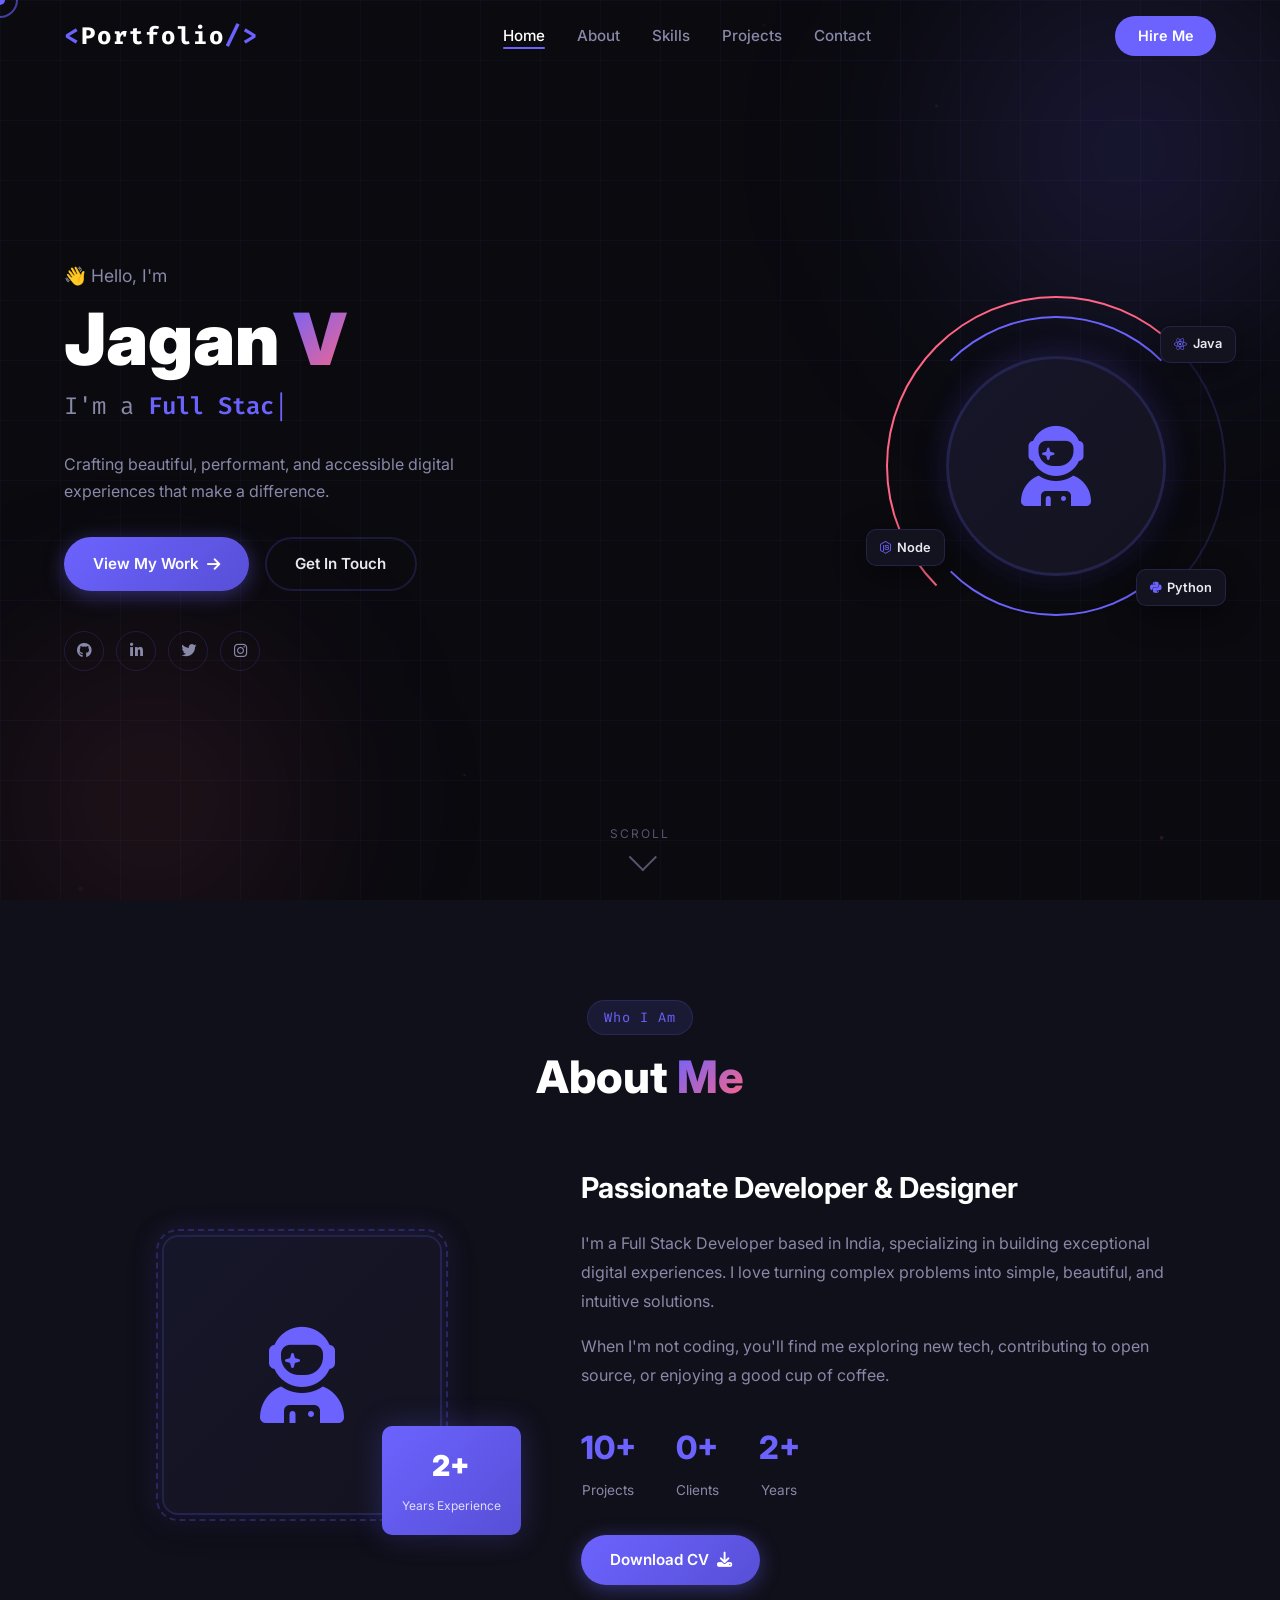
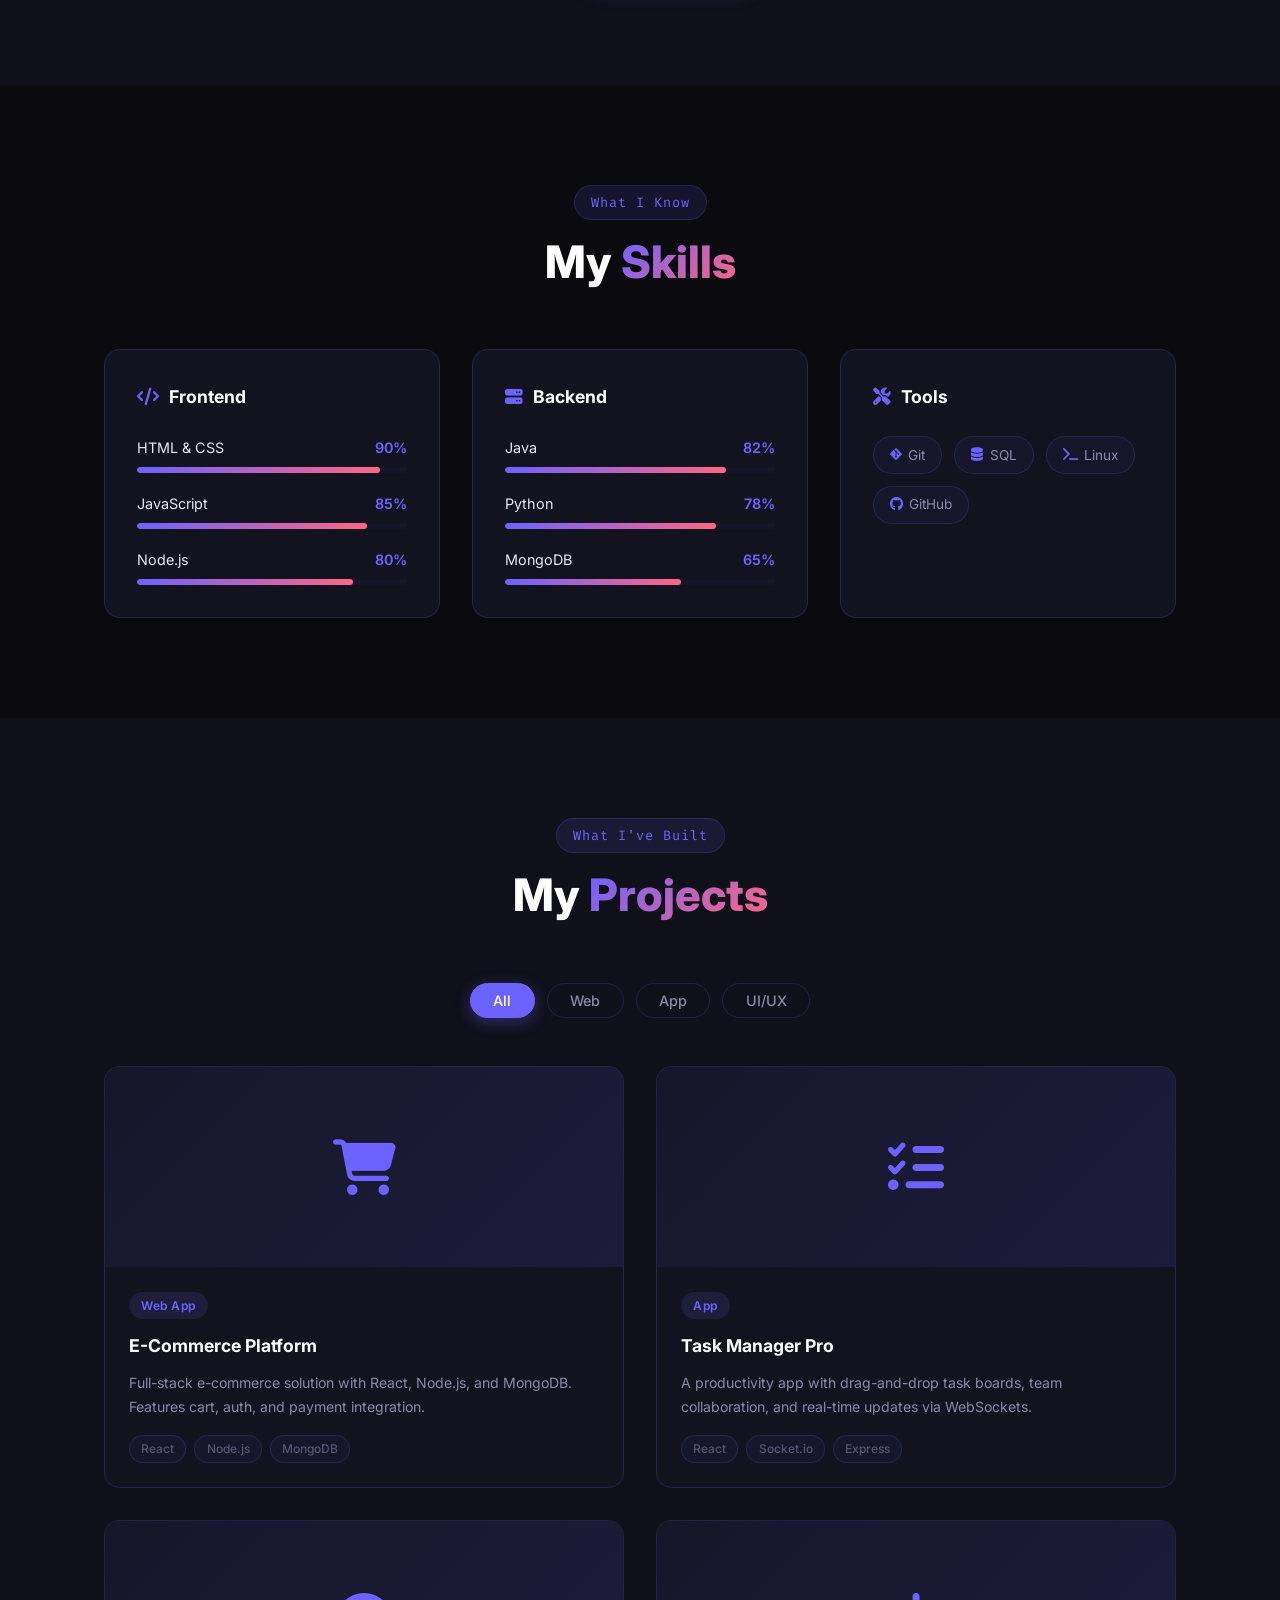
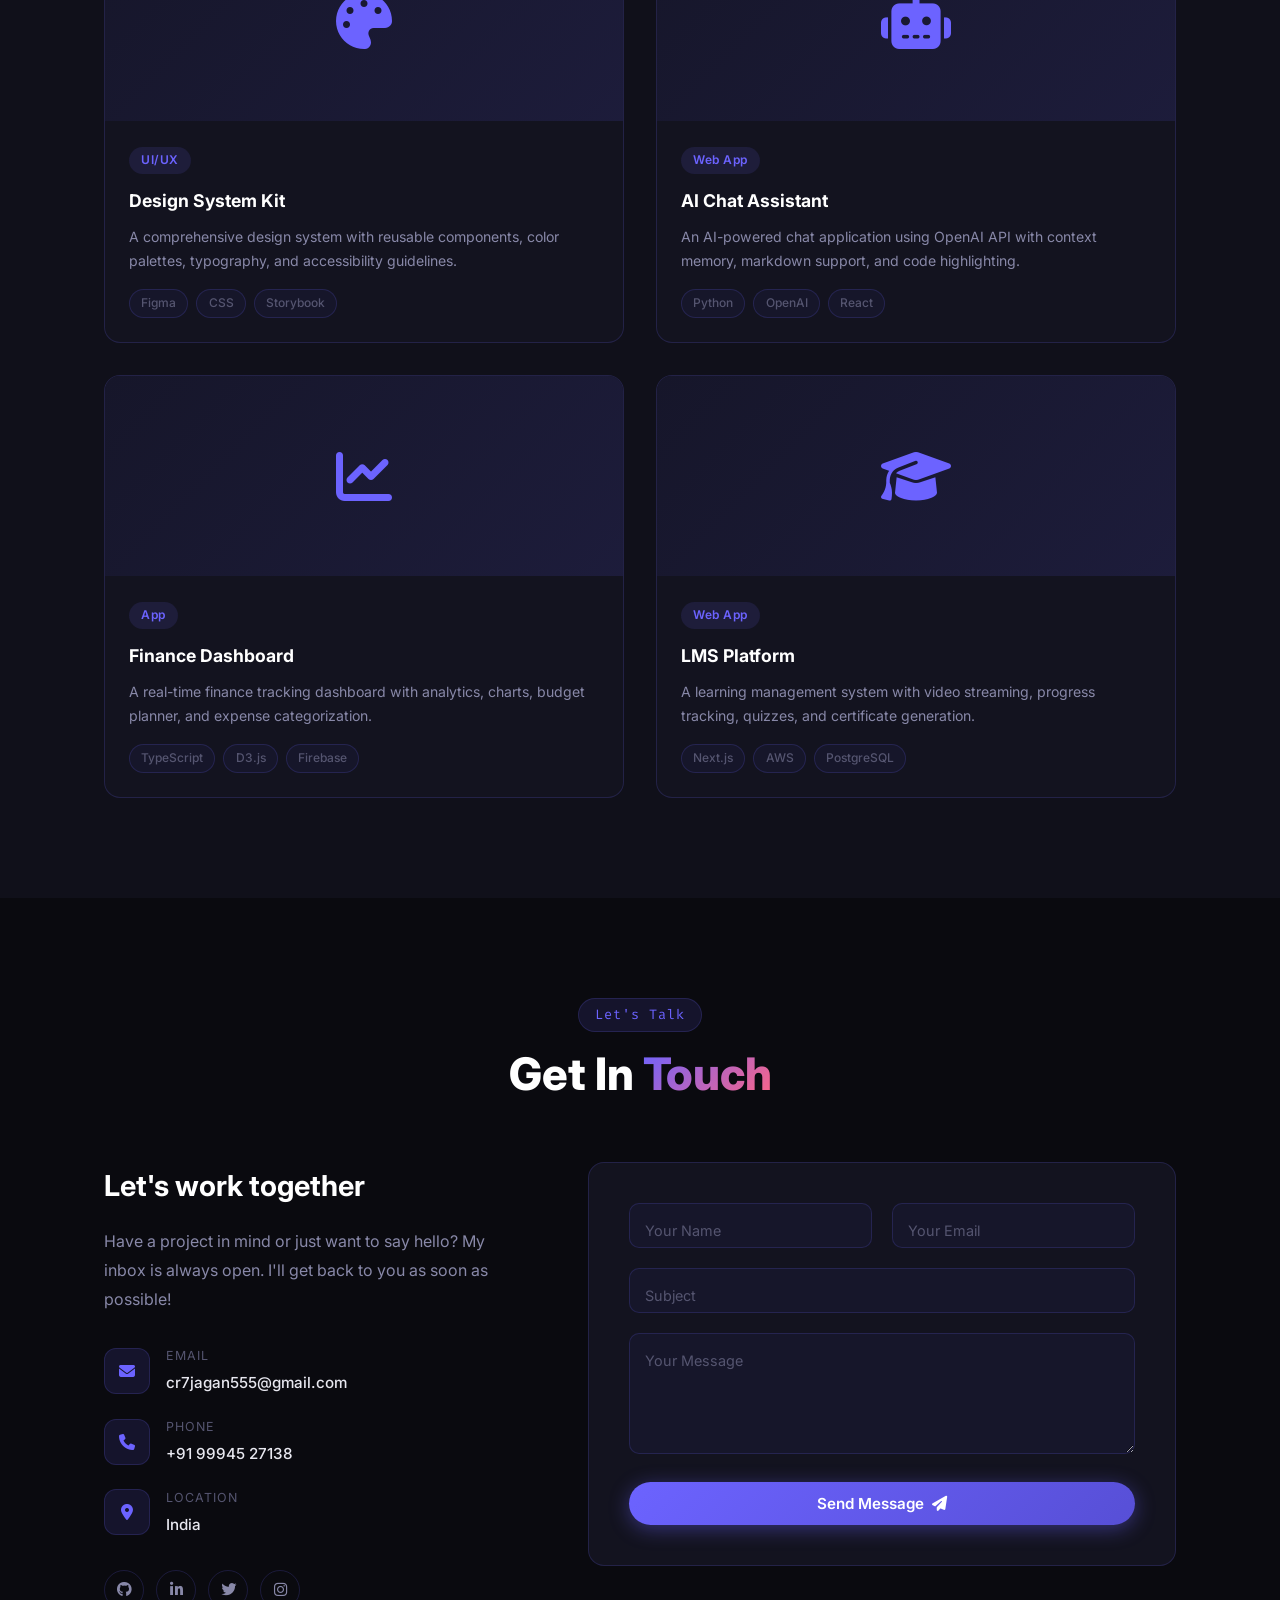
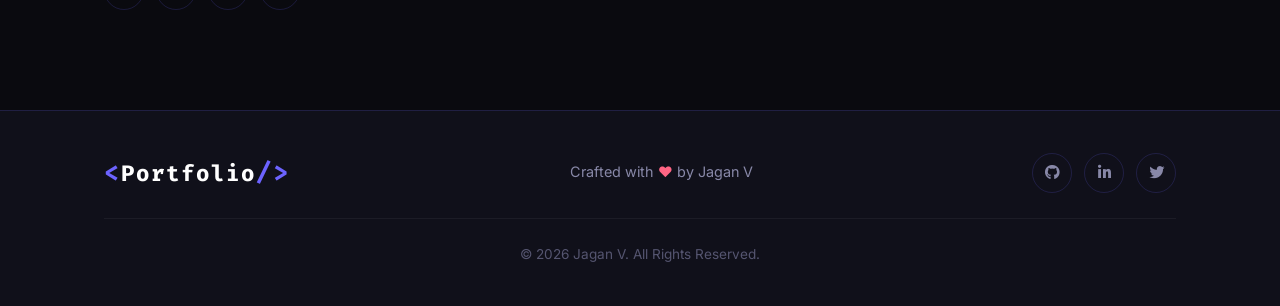
<file: Portfolio/index.html>
<!DOCTYPE html>
<html lang="en">
<head>
  <meta charset="UTF-8" />
  <meta name="viewport" content="width=device-width, initial-scale=1.0" />
  <title>Jagan | Portfolio</title>
  <link rel="stylesheet" href="style.css" />
  <link href="https://fonts.googleapis.com/css2?family=Inter:wght@300;400;500;600;700;800;900&family=Fira+Code:wght@400;500&display=swap" rel="stylesheet" />
  <link rel="stylesheet" href="https://cdnjs.cloudflare.com/ajax/libs/font-awesome/6.5.0/css/all.min.css" />
</head>
<body>

  <!-- Loader -->
  <div id="loader">
    <div class="loader-inner">
      <span class="loader-dot"></span>
      <span class="loader-dot"></span>
      <span class="loader-dot"></span>
    </div>
  </div>

  <!-- Cursor -->
  <div class="cursor"></div>
  <div class="cursor-follower"></div>

  <!-- Navbar -->
  <nav id="navbar">
    <div class="nav-logo">
      <span class="logo-bracket">&lt;</span>Portfolio<span class="logo-bracket">/&gt;</span>
    </div>
    <ul class="nav-links">
      <li><a href="#home" class="nav-link">Home</a></li>
      <li><a href="#about" class="nav-link">About</a></li>
      <li><a href="#skills" class="nav-link">Skills</a></li>
      <li><a href="#projects" class="nav-link">Projects</a></li>
      <li><a href="#contact" class="nav-link">Contact</a></li>
    </ul>
    <a href="#contact" class="nav-cta">Hire Me</a>
    <div class="hamburger" id="hamburger">
      <span></span><span></span><span></span>
    </div>
  </nav>

  <!-- Mobile Menu -->
  <div class="mobile-menu" id="mobileMenu">
    <ul>
      <li><a href="#home" class="mob-link">Home</a></li>
      <li><a href="#about" class="mob-link">About</a></li>
      <li><a href="#skills" class="mob-link">Skills</a></li>
      <li><a href="#projects" class="mob-link">Projects</a></li>
      <li><a href="#contact" class="mob-link">Contact</a></li>
    </ul>
  </div>

  <!-- Hero Section -->
  <section id="home" class="hero">
    <div class="hero-bg">
      <div class="hero-grid"></div>
      <div class="hero-blob blob-1"></div>
      <div class="hero-blob blob-2"></div>
    </div>
    <div class="hero-content">
      <p class="hero-greeting reveal-up">👋 Hello, I'm</p>
      <h1 class="hero-name reveal-up">Jagan <span class="highlight">V</span></h1>
      <h2 class="hero-role reveal-up">
        I'm a <span class="typed-text" id="typedText"></span><span class="cursor-blink">|</span>
      </h2>
      <p class="hero-desc reveal-up">
        Crafting beautiful, performant, and accessible digital experiences that make a difference.
      </p>
      <div class="hero-btns reveal-up">
        <a href="#projects" class="btn btn-primary">View My Work <i class="fas fa-arrow-right"></i></a>
        <a href="#contact" class="btn btn-outline">Get In Touch</a>
      </div>
      <div class="hero-socials reveal-up">
        <a href="https://github.com/jagan-v-ZSTCH1434" target="_blank" class="social-icon" aria-label="GitHub"><i class="fab fa-github"></i></a>
        <a href="https://www.linkedin.com/in/jagan-v-b8b331356/" target="_blank" class="social-icon" aria-label="LinkedIn"><i class="fab fa-linkedin-in"></i></a>
        <a href="#" target="_blank" class="social-icon" aria-label="Twitter"><i class="fab fa-twitter"></i></a>
        <a href="https://www.instagram.com/liebe_11_5/" target="_blank" class="social-icon" aria-label="Instagram"><i class="fab fa-instagram"></i></a>
      </div>
    </div>
    <div class="hero-visual reveal-right">
      <div class="avatar-wrap">
        <div class="avatar-ring ring-1"></div>
        <div class="avatar-ring ring-2"></div>
        <div class="avatar-img">
          <i class="fas fa-user-astronaut"></i>
        </div>
        <div class="floating-badge badge-1"><i class="fab fa-react"></i> Java</div>
        <div class="floating-badge badge-2"><i class="fab fa-node-js"></i> Node</div>
        <div class="floating-badge badge-3"><i class="fab fa-python"></i> Python</div>
      </div>
    </div>
    <a href="#about" class="scroll-down">
      <span>Scroll</span>
      <div class="scroll-arrow"></div>
    </a>
  </section>

  <!-- About Section -->
  <section id="about" class="section about">
    <div class="container">
      <div class="section-header">
        <span class="section-tag">Who I Am</span>
        <h2 class="section-title">About <span class="highlight">Me</span></h2>
      </div>
      <div class="about-grid">
        <div class="about-card reveal-left">
          <div class="about-img-wrap">
            <div class="about-img-frame">
              <i class="fas fa-user-astronaut about-icon"></i>
            </div>
            <div class="about-exp">
              <span class="exp-num">2+</span>
              <span class="exp-text">Years Experience</span>
            </div>
          </div>
        </div>
        <div class="about-info reveal-right">
          <h3>Passionate Developer &amp; Designer</h3>
          <p>I'm a Full Stack Developer based in India, specializing in building exceptional digital experiences. I love turning complex problems into simple, beautiful, and intuitive solutions.</p>
          <p>When I'm not coding, you'll find me exploring new tech, contributing to open source, or enjoying a good cup of coffee.</p>
          <div class="about-stats">
            <div class="stat-item">
              <span class="stat-num">10+</span>
              <span class="stat-label">Projects</span>
            </div>
            <div class="stat-item">
              <span class="stat-num">-</span>
              <span class="stat-label">Clients</span>
            </div>
            <div class="stat-item">
              <span class="stat-num">2+</span>
              <span class="stat-label">Years</span>
            </div>
          </div>
          <a href="#" class="btn btn-primary">Download CV <i class="fas fa-download"></i></a>
        </div>
      </div>
    </div>
  </section>

  <!-- Skills Section -->
  <section id="skills" class="section skills">
    <div class="container">
      <div class="section-header">
        <span class="section-tag">What I Know</span>
        <h2 class="section-title">My <span class="highlight">Skills</span></h2>
      </div>
      <div class="skills-grid">
        <div class="skill-category reveal-up">
          <h3><i class="fas fa-code"></i> Frontend</h3>
          <div class="skill-list">
            <div class="skill-item" data-level="90">
              <div class="skill-info"><span>HTML & CSS</span><span class="skill-pct">90%</span></div>
              <div class="skill-bar"><div class="skill-fill"></div></div>
            </div>
            <div class="skill-item" data-level="85">
              <div class="skill-info"><span>JavaScript</span><span class="skill-pct">85%</span></div>
              <div class="skill-bar"><div class="skill-fill"></div></div>
            </div>
            <div class="skill-item" data-level="80">
              <div class="skill-info"><span>Node.js</span><span class="skill-pct">80%</span></div>
              <div class="skill-bar"><div class="skill-fill"></div></div>
            </div>
            <!-- <div class="skill-item" data-level="75">
              <div class="skill-info"><span>TypeScript</span><span class="skill-pct">75%</span></div>
              <div class="skill-bar"><div class="skill-fill"></div></div>
            </div> -->
          </div>
        </div>
        <div class="skill-category reveal-up" style="animation-delay:.1s">
          <h3><i class="fas fa-server"></i> Backend</h3>
          <div class="skill-list">
            <div class="skill-item" data-level="82">
              <div class="skill-info"><span>Java</span><span class="skill-pct">82%</span></div>
              <div class="skill-bar"><div class="skill-fill"></div></div>
            </div>
            <div class="skill-item" data-level="78">
              <div class="skill-info"><span>Python</span><span class="skill-pct">78%</span></div>
              <div class="skill-bar"><div class="skill-fill"></div></div>
            </div>
            <!-- <div class="skill-item" data-level="70">
              <div class="skill-info"><span>Express.js</span><span class="skill-pct">70%</span></div>
              <div class="skill-bar"><div class="skill-fill"></div></div>
            </div> -->
            <div class="skill-item" data-level="65">
              <div class="skill-info"><span>MongoDB</span><span class="skill-pct">65%</span></div>
              <div class="skill-bar"><div class="skill-fill"></div></div>
            </div>
          </div>
        </div>
        <div class="skill-category reveal-up" style="animation-delay:.2s">
          <h3><i class="fas fa-tools"></i> Tools</h3>
          <div class="skills-tags">
            <span class="skill-tag"><i class="fab fa-git-alt"></i> Git</span>
            <!-- <span class="skill-tag"><i class="fab fa-docker"></i> Docker</span> -->
            <!-- <span class="skill-tag"><i class="fab fa-figma"></i> Figma</span> -->
            <span class="skill-tag"><i class="fas fa-database"></i> SQL</span>
            <!-- <span class="skill-tag"><i class="fab fa-aws"></i> AWS</span> -->
            <span class="skill-tag"><i class="fas fa-terminal"></i> Linux</span>
            <span class="skill-tag"><i class="fab fa-github"></i> GitHub</span>
            <!-- <span class="skill-tag"><i class="fas fa-fire"></i> Firebase</span> -->
          </div>
        </div>
      </div>
    </div>
  </section>

  <!-- Projects Section -->
  <section id="projects" class="section projects">
    <div class="container">
      <div class="section-header">
        <span class="section-tag">What I've Built</span>
        <h2 class="section-title">My <span class="highlight">Projects</span></h2>
      </div>
      <div class="filter-tabs">
        <button class="filter-btn active" data-filter="all">All</button>
        <button class="filter-btn" data-filter="web">Web</button>
        <button class="filter-btn" data-filter="app">App</button>
        <button class="filter-btn" data-filter="ui">UI/UX</button>
      </div>
      <div class="projects-grid">
        <div class="project-card reveal-up" data-category="web">
          <div class="project-img">
            <div class="project-placeholder"><i class="fas fa-shopping-cart"></i></div>
            <div class="project-overlay">
              <a href="#" class="proj-link"><i class="fas fa-external-link-alt"></i></a>
              <a href="#" class="proj-link"><i class="fab fa-github"></i></a>
            </div>
          </div>
          <div class="project-info">
            <span class="project-tag">Web App</span>
            <h3>E-Commerce Platform</h3>
            <p>Full-stack e-commerce solution with React, Node.js, and MongoDB. Features cart, auth, and payment integration.</p>
            <div class="project-tech">
              <span>React</span><span>Node.js</span><span>MongoDB</span>
            </div>
          </div>
        </div>
        <div class="project-card reveal-up" style="animation-delay:.1s" data-category="app">
          <div class="project-img">
            <div class="project-placeholder"><i class="fas fa-tasks"></i></div>
            <div class="project-overlay">
              <a href="#" class="proj-link"><i class="fas fa-external-link-alt"></i></a>
              <a href="#" class="proj-link"><i class="fab fa-github"></i></a>
            </div>
          </div>
          <div class="project-info">
            <span class="project-tag">App</span>
            <h3>Task Manager Pro</h3>
            <p>A productivity app with drag-and-drop task boards, team collaboration, and real-time updates via WebSockets.</p>
            <div class="project-tech">
              <span>React</span><span>Socket.io</span><span>Express</span>
            </div>
          </div>
        </div>
        <div class="project-card reveal-up" style="animation-delay:.2s" data-category="ui">
          <div class="project-img">
            <div class="project-placeholder"><i class="fas fa-palette"></i></div>
            <div class="project-overlay">
              <a href="#" class="proj-link"><i class="fas fa-external-link-alt"></i></a>
              <a href="#" class="proj-link"><i class="fab fa-github"></i></a>
            </div>
          </div>
          <div class="project-info">
            <span class="project-tag">UI/UX</span>
            <h3>Design System Kit</h3>
            <p>A comprehensive design system with reusable components, color palettes, typography, and accessibility guidelines.</p>
            <div class="project-tech">
              <span>Figma</span><span>CSS</span><span>Storybook</span>
            </div>
          </div>
        </div>
        <div class="project-card reveal-up" style="animation-delay:.3s" data-category="web">
          <div class="project-img">
            <div class="project-placeholder"><i class="fas fa-robot"></i></div>
            <div class="project-overlay">
              <a href="#" class="proj-link"><i class="fas fa-external-link-alt"></i></a>
              <a href="#" class="proj-link"><i class="fab fa-github"></i></a>
            </div>
          </div>
          <div class="project-info">
            <span class="project-tag">Web App</span>
            <h3>AI Chat Assistant</h3>
            <p>An AI-powered chat application using OpenAI API with context memory, markdown support, and code highlighting.</p>
            <div class="project-tech">
              <span>Python</span><span>OpenAI</span><span>React</span>
            </div>
          </div>
        </div>
        <div class="project-card reveal-up" style="animation-delay:.4s" data-category="app">
          <div class="project-img">
            <div class="project-placeholder"><i class="fas fa-chart-line"></i></div>
            <div class="project-overlay">
              <a href="#" class="proj-link"><i class="fas fa-external-link-alt"></i></a>
              <a href="#" class="proj-link"><i class="fab fa-github"></i></a>
            </div>
          </div>
          <div class="project-info">
            <span class="project-tag">App</span>
            <h3>Finance Dashboard</h3>
            <p>A real-time finance tracking dashboard with analytics, charts, budget planner, and expense categorization.</p>
            <div class="project-tech">
              <span>TypeScript</span><span>D3.js</span><span>Firebase</span>
            </div>
          </div>
        </div>
        <div class="project-card reveal-up" style="animation-delay:.5s" data-category="web">
          <div class="project-img">
            <div class="project-placeholder"><i class="fas fa-graduation-cap"></i></div>
            <div class="project-overlay">
              <a href="#" class="proj-link"><i class="fas fa-external-link-alt"></i></a>
              <a href="#" class="proj-link"><i class="fab fa-github"></i></a>
            </div>
          </div>
          <div class="project-info">
            <span class="project-tag">Web App</span>
            <h3>LMS Platform</h3>
            <p>A learning management system with video streaming, progress tracking, quizzes, and certificate generation.</p>
            <div class="project-tech">
              <span>Next.js</span><span>AWS</span><span>PostgreSQL</span>
            </div>
          </div>
        </div>
      </div>
    </div>
  </section>

  <!-- Contact Section -->
  <section id="contact" class="section contact">
    <div class="container">
      <div class="section-header">
        <span class="section-tag">Let's Talk</span>
        <h2 class="section-title">Get In <span class="highlight">Touch</span></h2>
      </div>
      <div class="contact-grid">
        <div class="contact-info reveal-left">
          <h3>Let's work together</h3>
          <p>Have a project in mind or just want to say hello? My inbox is always open. I'll get back to you as soon as possible!</p>
          <div class="contact-items">
            <div class="contact-item">
              <div class="contact-icon"><i class="fas fa-envelope"></i></div>
              <div>
                <span>Email</span>
                <a href="mailto:cr7jagan555@gmail.com">cr7jagan555@gmail.com</a>
              </div>
            </div>
            <div class="contact-item">
              <div class="contact-icon"><i class="fas fa-phone"></i></div>
              <div>
                <span>Phone</span>
                <a href="tel:+919994527138">+91 99945 27138</a>
              </div>
            </div>
            <div class="contact-item">
              <div class="contact-icon"><i class="fas fa-map-marker-alt"></i></div>
              <div>
                <span>Location</span>
                <a href="#">India</a>
              </div>
            </div>
          </div>
          <div class="contact-socials">
            <a href="#" class="social-icon"><i class="fab fa-github"></i></a>
            <a href="#" class="social-icon"><i class="fab fa-linkedin-in"></i></a>
            <a href="#" class="social-icon"><i class="fab fa-twitter"></i></a>
            <a href="#" class="social-icon"><i class="fab fa-instagram"></i></a>
          </div>
        </div>
        <form class="contact-form reveal-right" id="contactForm">
          <div class="form-row">
            <div class="form-group">
              <input type="text" id="name" placeholder=" " required />
              <label for="name">Your Name</label>
            </div>
            <div class="form-group">
              <input type="email" id="email" placeholder=" " required />
              <label for="email">Your Email</label>
            </div>
          </div>
          <div class="form-group">
            <input type="text" id="subject" placeholder=" " required />
            <label for="subject">Subject</label>
          </div>
          <div class="form-group">
            <textarea id="message" rows="5" placeholder=" " required></textarea>
            <label for="message">Your Message</label>
          </div>
          <button type="submit" class="btn btn-primary btn-full">
            Send Message <i class="fas fa-paper-plane"></i>
          </button>
          <div class="form-success" id="formSuccess">
            <i class="fas fa-check-circle"></i> Message sent successfully!
          </div>
        </form>
      </div>
    </div>
  </section>

  <!-- Footer -->
  <footer class="footer">
    <div class="container">
      <div class="footer-top">
        <div class="nav-logo footer-logo">
          <span class="logo-bracket">&lt;</span>Portfolio<span class="logo-bracket">/&gt;</span>
        </div>
        <p>Crafted with <span class="heart">♥</span> by Jagan V</p>
        <div class="footer-socials">
          <a href="#" class="social-icon"><i class="fab fa-github"></i></a>
          <a href="#" class="social-icon"><i class="fab fa-linkedin-in"></i></a>
          <a href="#" class="social-icon"><i class="fab fa-twitter"></i></a>
        </div>
      </div>
      <div class="footer-bottom">
        <p>&copy; 2026 Jagan V. All Rights Reserved.</p>
      </div>
    </div>
  </footer>

  <!-- Back to Top -->
  <button class="back-to-top" id="backToTop" aria-label="Back to top">
    <i class="fas fa-chevron-up"></i>
  </button>

  <script src="script.js"></script>
</body>
</html>
</file>
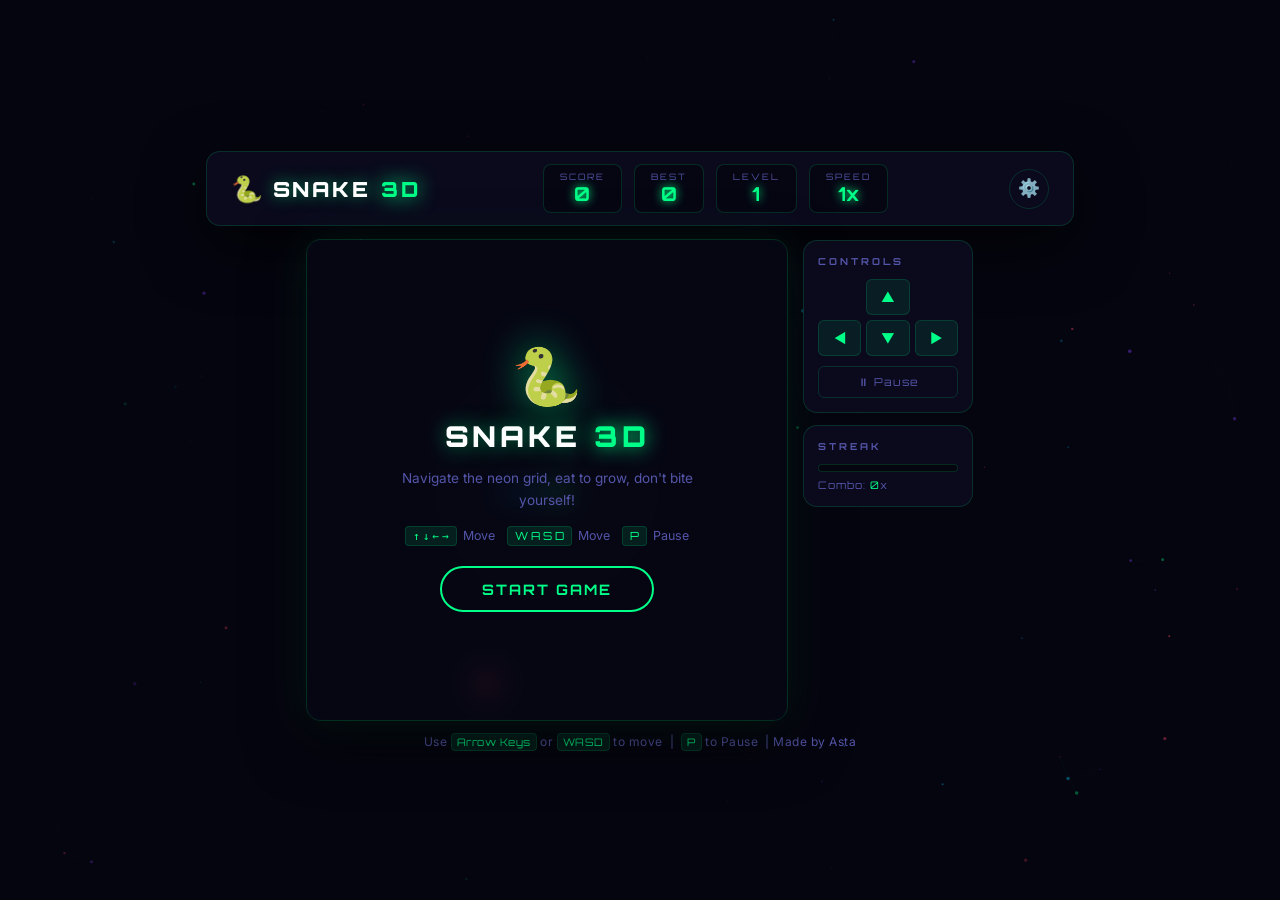
<file: snake-game/index.html>
<!DOCTYPE html>
<html lang="en">
<head>
  <meta charset="UTF-8" />
  <meta name="viewport" content="width=device-width, initial-scale=1.0" />
  <title>3D Snake Game</title>
  <link rel="stylesheet" href="snake.css" />
  <link href="https://fonts.googleapis.com/css2?family=Orbitron:wght@400;700;900&family=Inter:wght@400;600&display=swap" rel="stylesheet" />
</head>
<body>

  <!-- Particle Background -->
  <canvas id="bgCanvas"></canvas>

  <!-- Main Container -->
  <div class="game-wrapper">

    <!-- Header -->
    <header class="game-header">
      <div class="logo">
        <span class="logo-icon">🐍</span>
        <span class="logo-text">SNAKE <span class="logo-accent">3D</span></span>
      </div>
      <div class="header-stats">
        <div class="stat-box">
          <span class="stat-label">SCORE</span>
          <span class="stat-value" id="score">0</span>
        </div>
        <div class="stat-box">
          <span class="stat-label">BEST</span>
          <span class="stat-value" id="highScore">0</span>
        </div>
        <div class="stat-box">
          <span class="stat-label">LEVEL</span>
          <span class="stat-value" id="level">1</span>
        </div>
        <div class="stat-box">
          <span class="stat-label">SPEED</span>
          <span class="stat-value" id="speedLabel">1x</span>
        </div>
      </div>
      <button class="btn-settings" id="settingsBtn" title="Settings">⚙️</button>
    </header>

    <!-- Arena -->
    <div class="arena-wrapper">
      <div class="arena-scene" id="arenaScene">

        <!-- 3D Floor Grid -->
        <div class="arena-floor">
          <div class="floor-grid" id="floorGrid"></div>
        </div>

        <!-- Game Canvas -->
        <canvas id="gameCanvas" width="480" height="480"></canvas>

        <!-- Overlay Screens -->
        <div class="overlay" id="startScreen">
          <div class="overlay-card">
            <div class="overlay-icon pulse-glow">🐍</div>
            <h2 class="overlay-title">SNAKE <span class="text-neon">3D</span></h2>
            <p class="overlay-sub">Navigate the neon grid, eat to grow, don't bite yourself!</p>
            <div class="key-hints">
              <div class="key-hint"><kbd>↑ ↓ ← →</kbd> Move</div>
              <div class="key-hint"><kbd>W A S D</kbd> Move</div>
              <div class="key-hint"><kbd>P</kbd> Pause</div>
            </div>
            <button class="btn-start" id="startBtn">START GAME</button>
          </div>
        </div>

        <div class="overlay" id="pauseScreen" style="display:none">
          <div class="overlay-card">
            <div class="overlay-icon">⏸</div>
            <h2 class="overlay-title">PAUSED</h2>
            <p class="overlay-sub">Game is paused</p>
            <button class="btn-start" id="resumeBtn">RESUME</button>
          </div>
        </div>

        <div class="overlay" id="gameOverScreen" style="display:none">
          <div class="overlay-card">
            <div class="overlay-icon shake">💀</div>
            <h2 class="overlay-title text-danger">GAME OVER</h2>
            <div class="final-stats">
              <div class="final-stat">
                <span>Score</span>
                <strong id="finalScore">0</strong>
              </div>
              <div class="final-stat">
                <span>Length</span>
                <strong id="finalLength">0</strong>
              </div>
              <div class="final-stat">
                <span>Level</span>
                <strong id="finalLevel">0</strong>
              </div>
            </div>
            <div id="newHighMsg" class="new-high" style="display:none">🏆 NEW HIGH SCORE!</div>
            <button class="btn-start" id="restartBtn">PLAY AGAIN</button>
          </div>
        </div>

      </div>

      <!-- Side Panel -->
      <div class="side-panel">
        <div class="panel-section">
          <h3 class="panel-title">CONTROLS</h3>
          <div class="control-grid">
            <div></div>
            <div class="ctrl-key" id="ctrlUp">▲</div>
            <div></div>
            <div class="ctrl-key" id="ctrlLeft">◀</div>
            <div class="ctrl-key" id="ctrlDown">▼</div>
            <div class="ctrl-key" id="ctrlRight">▶</div>
          </div>
          <button class="btn-panel" id="pauseBtn">⏸ Pause</button>
        </div>

        <div class="panel-section">
          <h3 class="panel-title">STREAK</h3>
          <div class="streak-bar" id="streakBar">
            <div class="streak-fill" id="streakFill"></div>
          </div>
          <p class="streak-label">Combo: <span id="comboCount">0</span>x</p>
        </div>
      </div>
    </div>

    <!-- Footer -->
    <footer class="game-footer">
      <p>Use <kbd>Arrow Keys</kbd> or <kbd>WASD</kbd> to move &nbsp;|&nbsp; <kbd>P</kbd> to Pause &nbsp;|&nbsp;Made by Asta</p>
    </footer>
  </div>

  <!-- Toast Notification -->
  <div class="toast" id="toast"></div>

  <!-- Settings Modal -->
  <div class="settings-backdrop" id="settingsBackdrop">
    <div class="settings-modal" id="settingsModal">
      <div class="settings-header">
        <h2 class="settings-title">⚙️ SETTINGS</h2>
        <button class="settings-close" id="settingsClose">✕</button>
      </div>

      <!-- Sound -->
      <div class="settings-section">
        <h3 class="settings-section-title">🔊 Sound</h3>
        <div class="settings-row">
          <span class="settings-label">Sound Effects</span>
          <label class="toggle-switch">
            <input type="checkbox" id="soundToggle" checked />
            <span class="toggle-track">
              <span class="toggle-thumb"></span>
            </span>
          </label>
        </div>
        <div class="settings-row">
          <span class="settings-label">Volume</span>
          <input type="range" id="volumeSlider" class="volume-slider" min="0" max="100" value="70" />
          <span class="settings-value" id="volumeVal">70%</span>
        </div>
      </div>

      <!-- Snake Color -->
      <div class="settings-section">
        <h3 class="settings-section-title">🎨 Snake Color</h3>
        <div class="color-grid" id="colorGrid">
          <button class="color-swatch active" data-theme="neon" title="Neon Green">
            <span class="swatch-preview" style="background:linear-gradient(135deg,#00ff88,#00cfff)"></span>
            <span>Neon</span>
          </button>
          <button class="color-swatch" data-theme="cyan" title="Cyan">
            <span class="swatch-preview" style="background:linear-gradient(135deg,#00cfff,#0055ff)"></span>
            <span>Cyan</span>
          </button>
          <button class="color-swatch" data-theme="purple" title="Purple">
            <span class="swatch-preview" style="background:linear-gradient(135deg,#bf7fff,#7c3aed)"></span>
            <span>Purple</span>
          </button>
          <button class="color-swatch" data-theme="orange" title="Orange">
            <span class="swatch-preview" style="background:linear-gradient(135deg,#ffdd00,#ff7700)"></span>
            <span>Orange</span>
          </button>
          <button class="color-swatch" data-theme="red" title="Red">
            <span class="swatch-preview" style="background:linear-gradient(135deg,#ff6688,#cc0022)"></span>
            <span>Red</span>
          </button>
          <button class="color-swatch" data-theme="pink" title="Pink">
            <span class="swatch-preview" style="background:linear-gradient(135deg,#ff88cc,#ee00aa)"></span>
            <span>Pink</span>
          </button>
        </div>
      </div>

      <!-- Preview -->
      <div class="settings-section">
        <h3 class="settings-section-title">👀 Preview</h3>
        <canvas id="previewCanvas" width="200" height="60" class="preview-canvas"></canvas>
      </div>

      <button class="btn-start btn-save" id="saveSettings">SAVE &amp; CLOSE</button>
    </div>
  </div>

  <script src="snake.js"></script>
</body>
</html>
</file>
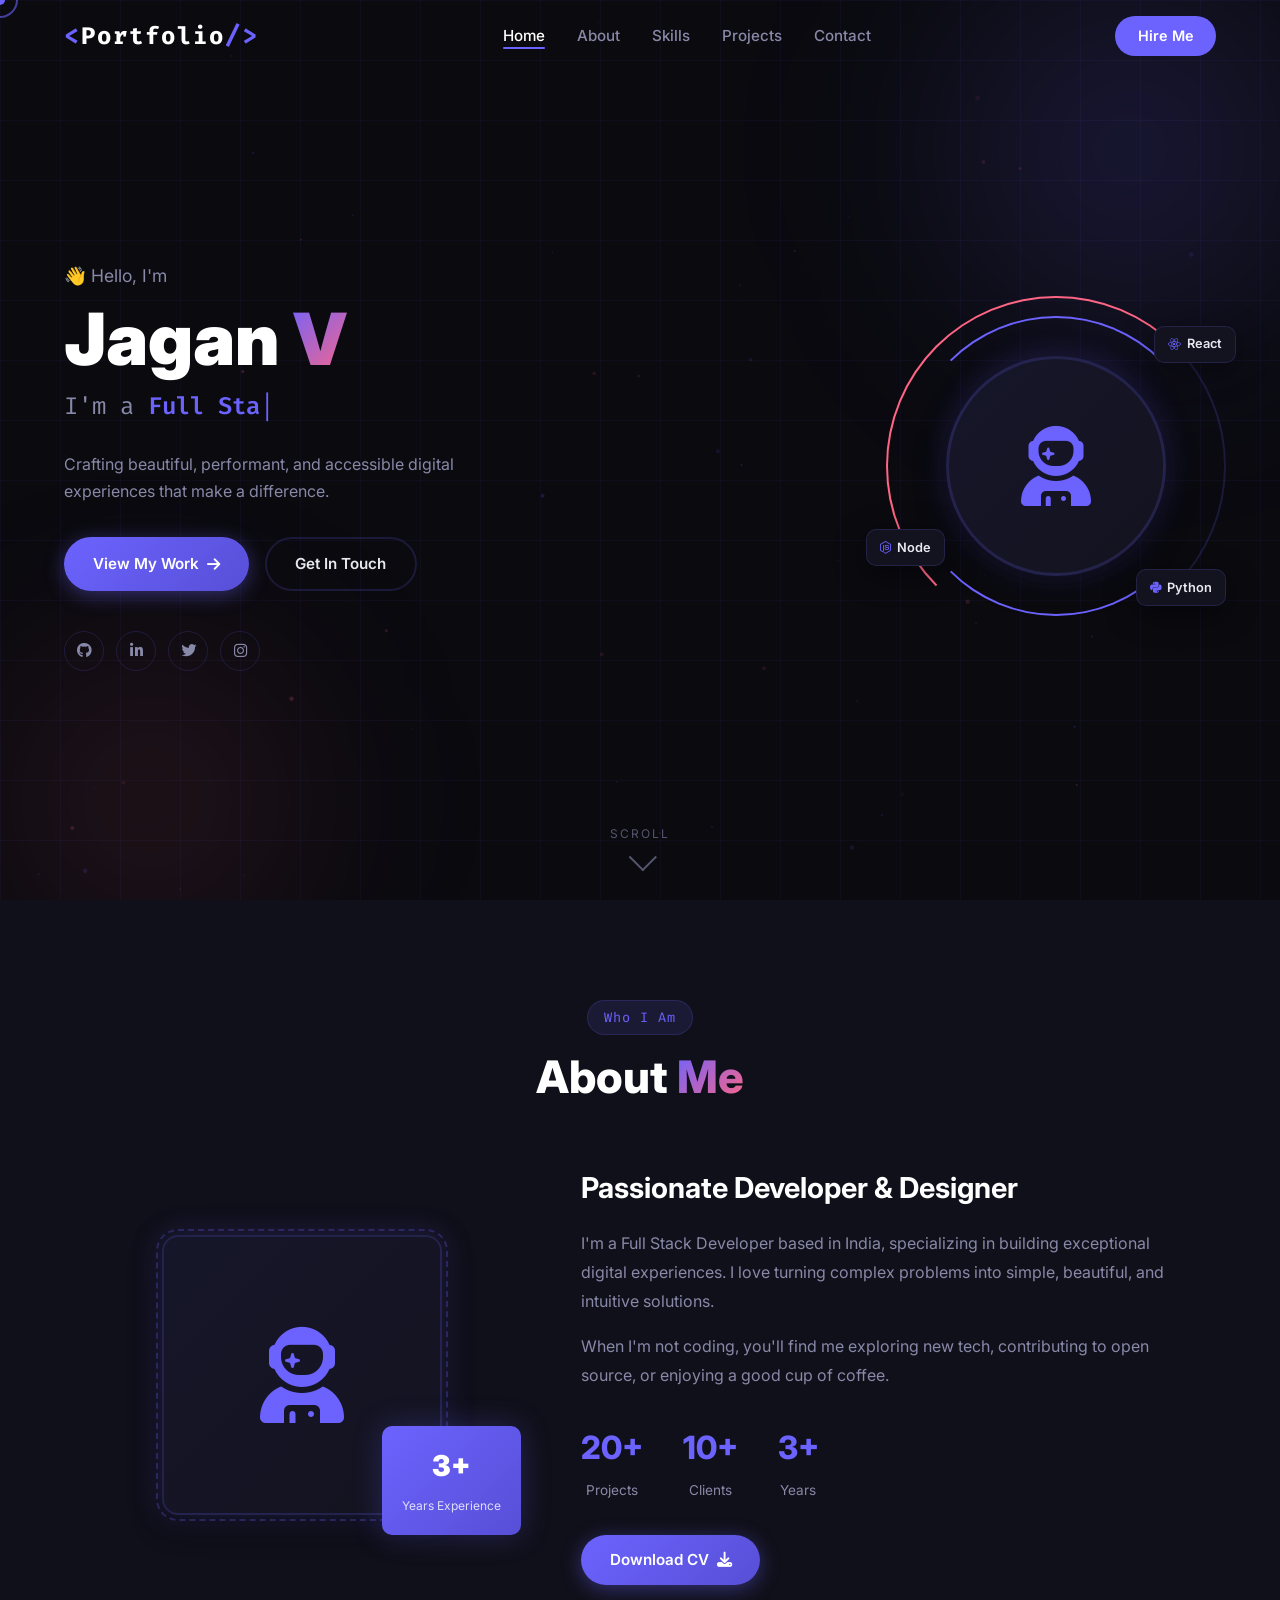
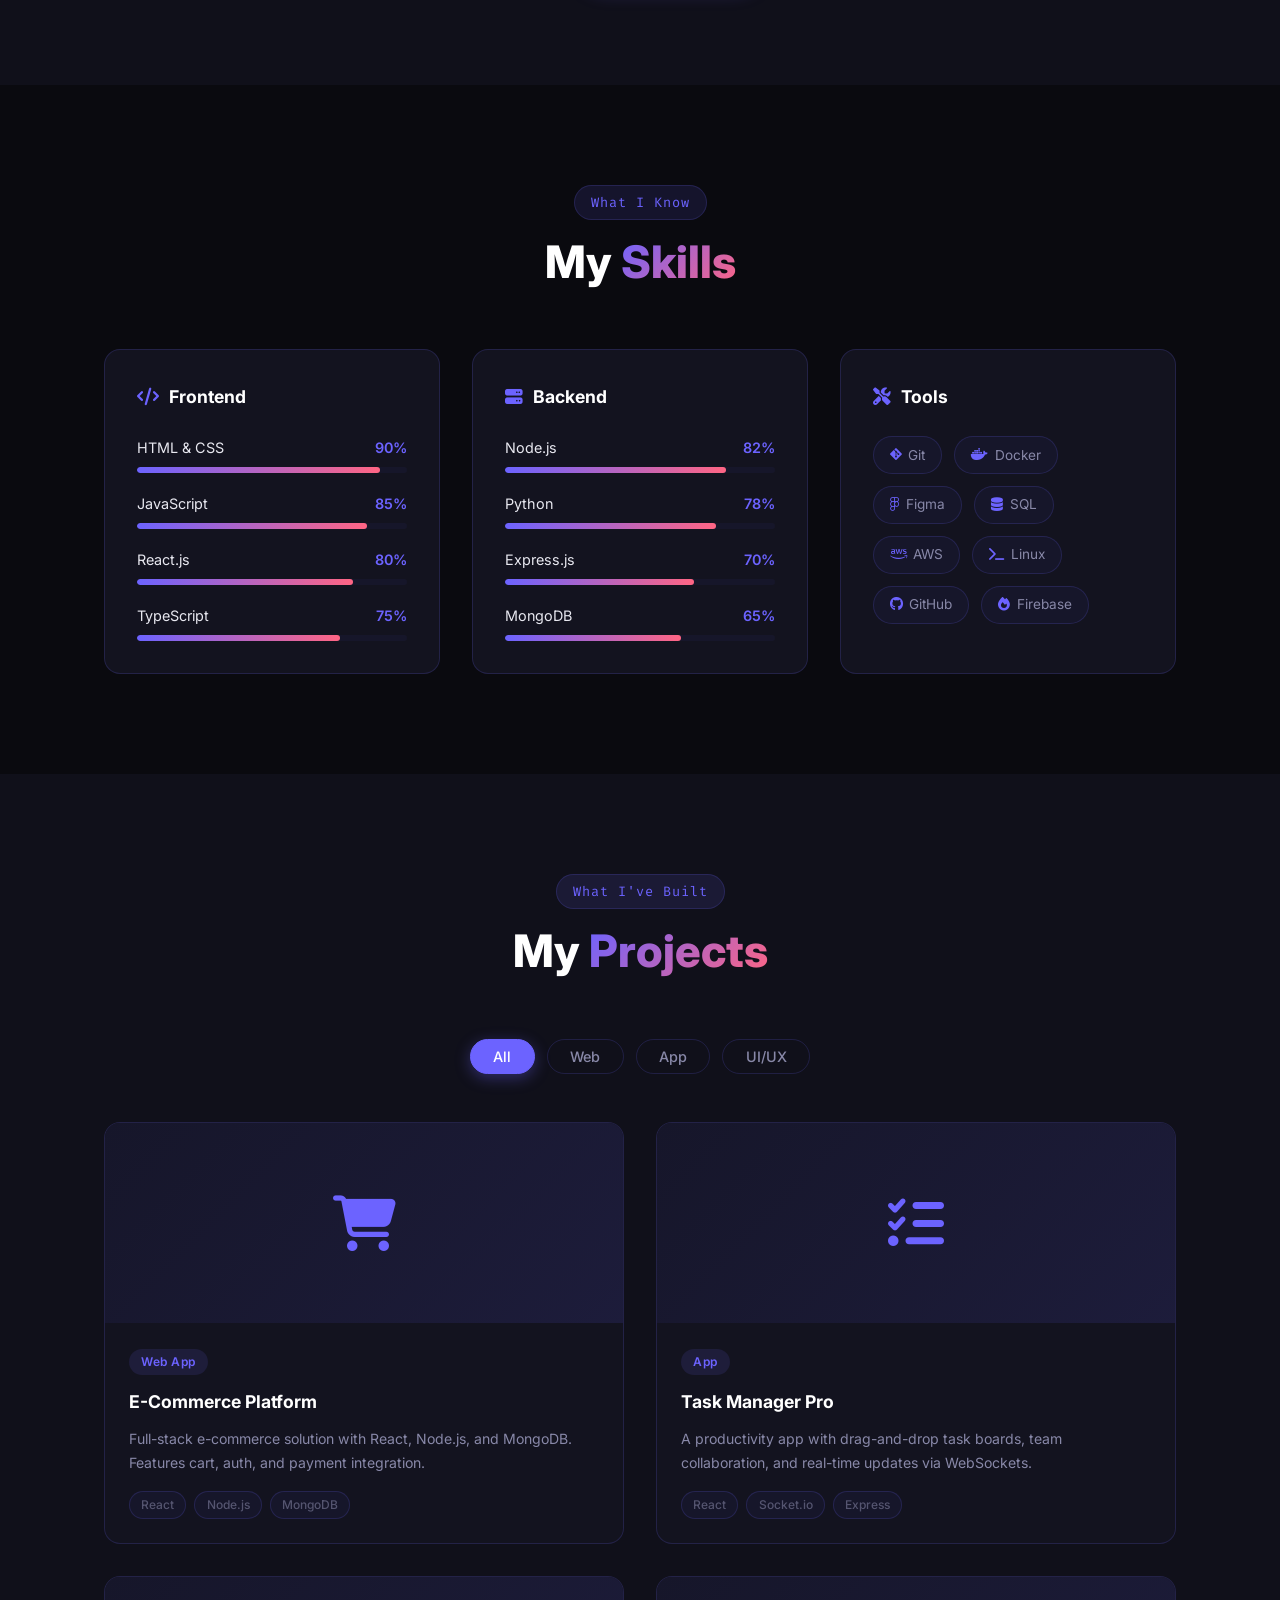
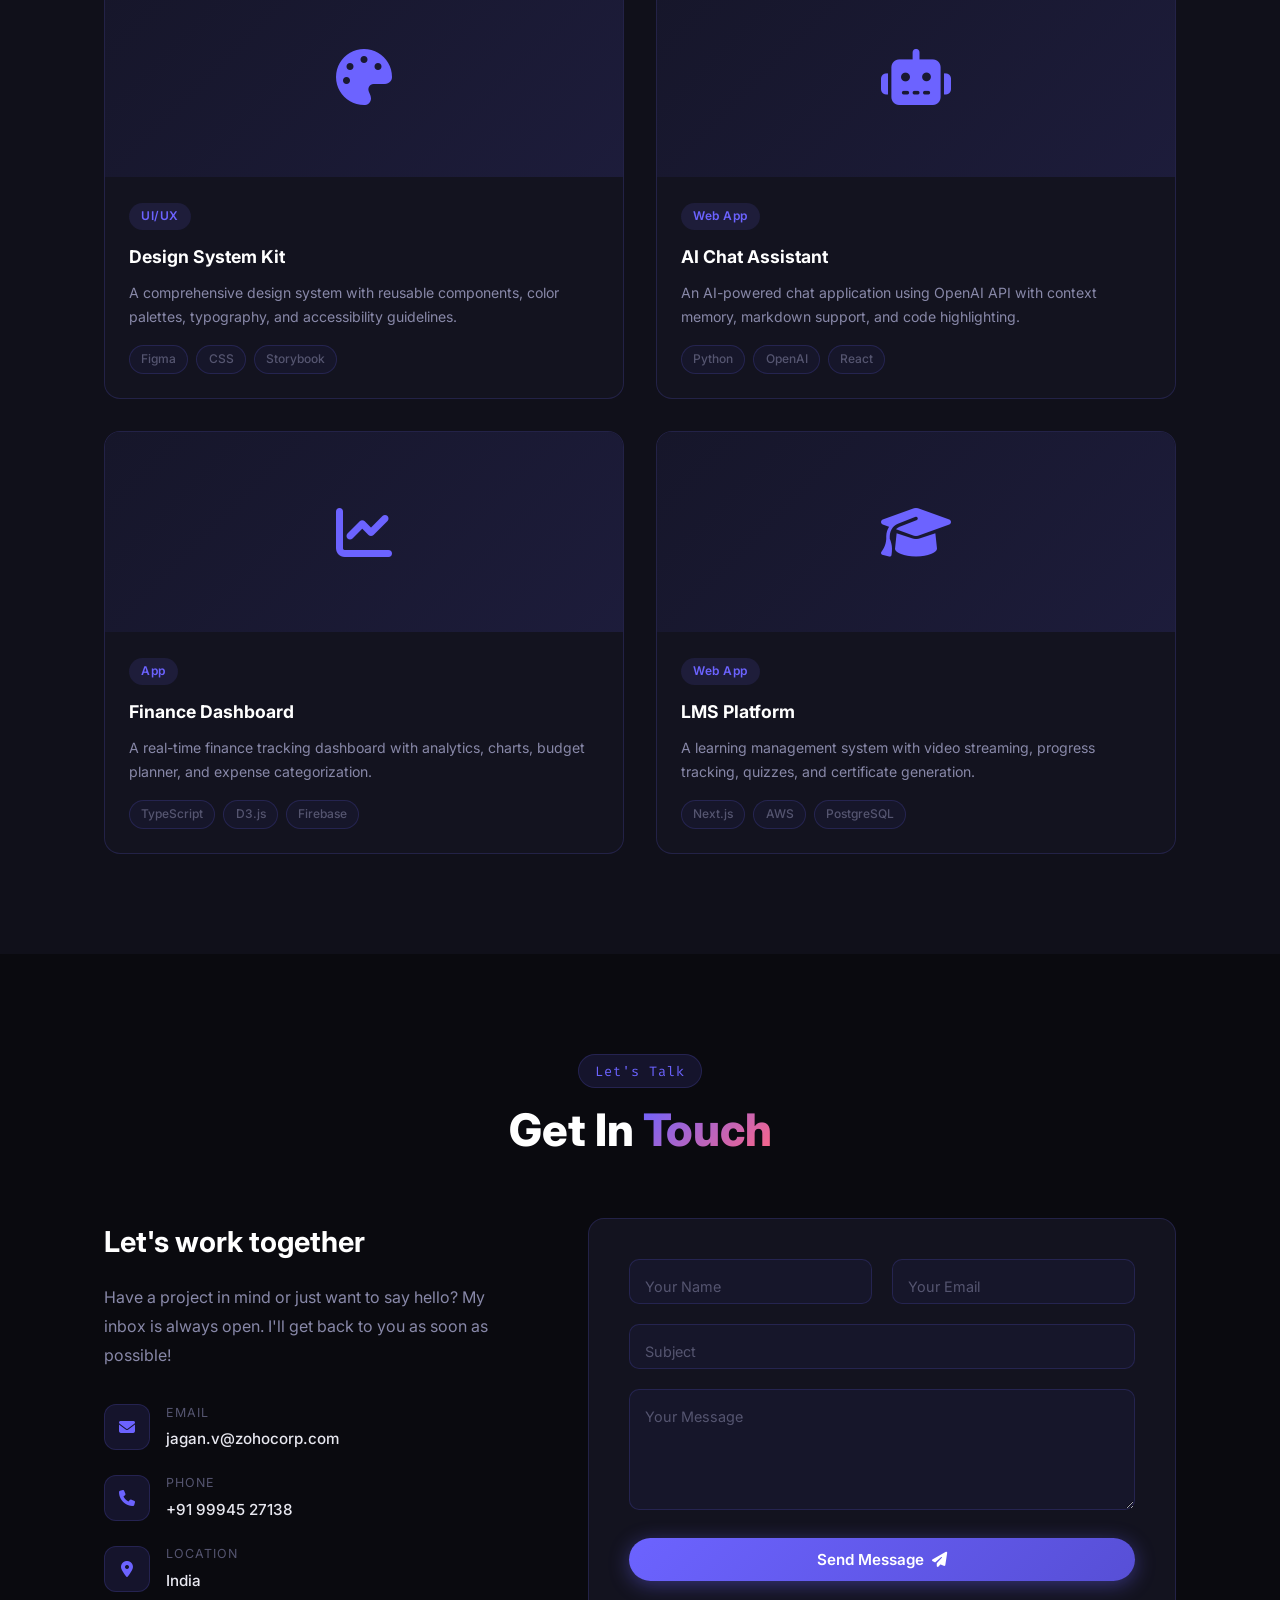
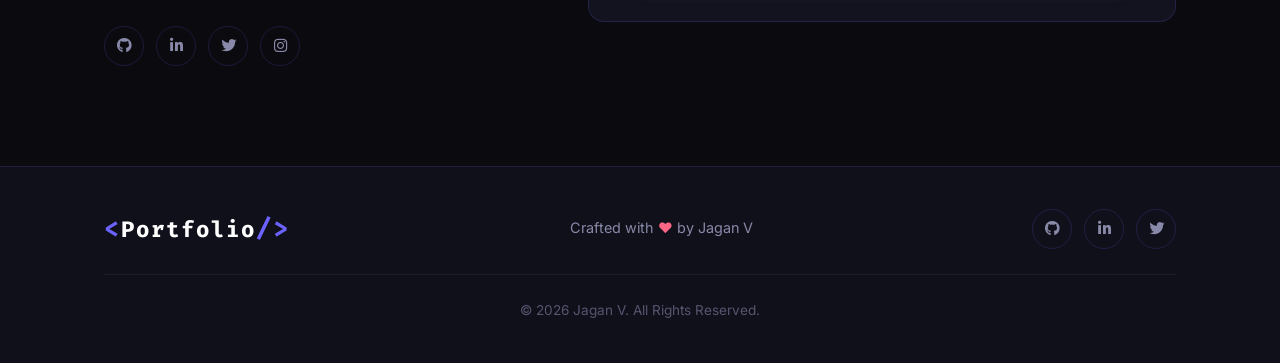
<file: Portfolio/Portfolio.html>
<!DOCTYPE html>
<html lang="en">
<head>
  <meta charset="UTF-8" />
  <meta name="viewport" content="width=device-width, initial-scale=1.0" />
  <title>Jagan | Portfolio</title>
  <link rel="stylesheet" href="style.css" />
  <link href="https://fonts.googleapis.com/css2?family=Inter:wght@300;400;500;600;700;800;900&family=Fira+Code:wght@400;500&display=swap" rel="stylesheet" />
  <link rel="stylesheet" href="https://cdnjs.cloudflare.com/ajax/libs/font-awesome/6.5.0/css/all.min.css" />
</head>
<body>

  <!-- Loader -->
  <div id="loader">
    <div class="loader-inner">
      <span class="loader-dot"></span>
      <span class="loader-dot"></span>
      <span class="loader-dot"></span>
    </div>
  </div>

  <!-- Cursor -->
  <div class="cursor"></div>
  <div class="cursor-follower"></div>

  <!-- Navbar -->
  <nav id="navbar">
    <div class="nav-logo">
      <span class="logo-bracket">&lt;</span>Portfolio<span class="logo-bracket">/&gt;</span>
    </div>
    <ul class="nav-links">
      <li><a href="#home" class="nav-link">Home</a></li>
      <li><a href="#about" class="nav-link">About</a></li>
      <li><a href="#skills" class="nav-link">Skills</a></li>
      <li><a href="#projects" class="nav-link">Projects</a></li>
      <li><a href="#contact" class="nav-link">Contact</a></li>
    </ul>
    <a href="#contact" class="nav-cta">Hire Me</a>
    <div class="hamburger" id="hamburger">
      <span></span><span></span><span></span>
    </div>
  </nav>

  <!-- Mobile Menu -->
  <div class="mobile-menu" id="mobileMenu">
    <ul>
      <li><a href="#home" class="mob-link">Home</a></li>
      <li><a href="#about" class="mob-link">About</a></li>
      <li><a href="#skills" class="mob-link">Skills</a></li>
      <li><a href="#projects" class="mob-link">Projects</a></li>
      <li><a href="#contact" class="mob-link">Contact</a></li>
    </ul>
  </div>

  <!-- Hero Section -->
  <section id="home" class="hero">
    <div class="hero-bg">
      <div class="hero-grid"></div>
      <div class="hero-blob blob-1"></div>
      <div class="hero-blob blob-2"></div>
    </div>
    <div class="hero-content">
      <p class="hero-greeting reveal-up">👋 Hello, I'm</p>
      <h1 class="hero-name reveal-up">Jagan <span class="highlight">V</span></h1>
      <h2 class="hero-role reveal-up">
        I'm a <span class="typed-text" id="typedText"></span><span class="cursor-blink">|</span>
      </h2>
      <p class="hero-desc reveal-up">
        Crafting beautiful, performant, and accessible digital experiences that make a difference.
      </p>
      <div class="hero-btns reveal-up">
        <a href="#projects" class="btn btn-primary">View My Work <i class="fas fa-arrow-right"></i></a>
        <a href="#contact" class="btn btn-outline">Get In Touch</a>
      </div>
      <div class="hero-socials reveal-up">
        <a href="#" class="social-icon" aria-label="GitHub"><i class="fab fa-github"></i></a>
        <a href="#" class="social-icon" aria-label="LinkedIn"><i class="fab fa-linkedin-in"></i></a>
        <a href="#" class="social-icon" aria-label="Twitter"><i class="fab fa-twitter"></i></a>
        <a href="#" class="social-icon" aria-label="Instagram"><i class="fab fa-instagram"></i></a>
      </div>
    </div>
    <div class="hero-visual reveal-right">
      <div class="avatar-wrap">
        <div class="avatar-ring ring-1"></div>
        <div class="avatar-ring ring-2"></div>
        <div class="avatar-img">
          <i class="fas fa-user-astronaut"></i>
        </div>
        <div class="floating-badge badge-1"><i class="fab fa-react"></i> React</div>
        <div class="floating-badge badge-2"><i class="fab fa-node-js"></i> Node</div>
        <div class="floating-badge badge-3"><i class="fab fa-python"></i> Python</div>
      </div>
    </div>
    <a href="#about" class="scroll-down">
      <span>Scroll</span>
      <div class="scroll-arrow"></div>
    </a>
  </section>

  <!-- About Section -->
  <section id="about" class="section about">
    <div class="container">
      <div class="section-header">
        <span class="section-tag">Who I Am</span>
        <h2 class="section-title">About <span class="highlight">Me</span></h2>
      </div>
      <div class="about-grid">
        <div class="about-card reveal-left">
          <div class="about-img-wrap">
            <div class="about-img-frame">
              <i class="fas fa-user-astronaut about-icon"></i>
            </div>
            <div class="about-exp">
              <span class="exp-num">3+</span>
              <span class="exp-text">Years Experience</span>
            </div>
          </div>
        </div>
        <div class="about-info reveal-right">
          <h3>Passionate Developer &amp; Designer</h3>
          <p>I'm a Full Stack Developer based in India, specializing in building exceptional digital experiences. I love turning complex problems into simple, beautiful, and intuitive solutions.</p>
          <p>When I'm not coding, you'll find me exploring new tech, contributing to open source, or enjoying a good cup of coffee.</p>
          <div class="about-stats">
            <div class="stat-item">
              <span class="stat-num">20+</span>
              <span class="stat-label">Projects</span>
            </div>
            <div class="stat-item">
              <span class="stat-num">10+</span>
              <span class="stat-label">Clients</span>
            </div>
            <div class="stat-item">
              <span class="stat-num">3+</span>
              <span class="stat-label">Years</span>
            </div>
          </div>
          <a href="#" class="btn btn-primary">Download CV <i class="fas fa-download"></i></a>
        </div>
      </div>
    </div>
  </section>

  <!-- Skills Section -->
  <section id="skills" class="section skills">
    <div class="container">
      <div class="section-header">
        <span class="section-tag">What I Know</span>
        <h2 class="section-title">My <span class="highlight">Skills</span></h2>
      </div>
      <div class="skills-grid">
        <div class="skill-category reveal-up">
          <h3><i class="fas fa-code"></i> Frontend</h3>
          <div class="skill-list">
            <div class="skill-item" data-level="90">
              <div class="skill-info"><span>HTML & CSS</span><span class="skill-pct">90%</span></div>
              <div class="skill-bar"><div class="skill-fill"></div></div>
            </div>
            <div class="skill-item" data-level="85">
              <div class="skill-info"><span>JavaScript</span><span class="skill-pct">85%</span></div>
              <div class="skill-bar"><div class="skill-fill"></div></div>
            </div>
            <div class="skill-item" data-level="80">
              <div class="skill-info"><span>React.js</span><span class="skill-pct">80%</span></div>
              <div class="skill-bar"><div class="skill-fill"></div></div>
            </div>
            <div class="skill-item" data-level="75">
              <div class="skill-info"><span>TypeScript</span><span class="skill-pct">75%</span></div>
              <div class="skill-bar"><div class="skill-fill"></div></div>
            </div>
          </div>
        </div>
        <div class="skill-category reveal-up" style="animation-delay:.1s">
          <h3><i class="fas fa-server"></i> Backend</h3>
          <div class="skill-list">
            <div class="skill-item" data-level="82">
              <div class="skill-info"><span>Node.js</span><span class="skill-pct">82%</span></div>
              <div class="skill-bar"><div class="skill-fill"></div></div>
            </div>
            <div class="skill-item" data-level="78">
              <div class="skill-info"><span>Python</span><span class="skill-pct">78%</span></div>
              <div class="skill-bar"><div class="skill-fill"></div></div>
            </div>
            <div class="skill-item" data-level="70">
              <div class="skill-info"><span>Express.js</span><span class="skill-pct">70%</span></div>
              <div class="skill-bar"><div class="skill-fill"></div></div>
            </div>
            <div class="skill-item" data-level="65">
              <div class="skill-info"><span>MongoDB</span><span class="skill-pct">65%</span></div>
              <div class="skill-bar"><div class="skill-fill"></div></div>
            </div>
          </div>
        </div>
        <div class="skill-category reveal-up" style="animation-delay:.2s">
          <h3><i class="fas fa-tools"></i> Tools</h3>
          <div class="skills-tags">
            <span class="skill-tag"><i class="fab fa-git-alt"></i> Git</span>
            <span class="skill-tag"><i class="fab fa-docker"></i> Docker</span>
            <span class="skill-tag"><i class="fab fa-figma"></i> Figma</span>
            <span class="skill-tag"><i class="fas fa-database"></i> SQL</span>
            <span class="skill-tag"><i class="fab fa-aws"></i> AWS</span>
            <span class="skill-tag"><i class="fas fa-terminal"></i> Linux</span>
            <span class="skill-tag"><i class="fab fa-github"></i> GitHub</span>
            <span class="skill-tag"><i class="fas fa-fire"></i> Firebase</span>
          </div>
        </div>
      </div>
    </div>
  </section>

  <!-- Projects Section -->
  <section id="projects" class="section projects">
    <div class="container">
      <div class="section-header">
        <span class="section-tag">What I've Built</span>
        <h2 class="section-title">My <span class="highlight">Projects</span></h2>
      </div>
      <div class="filter-tabs">
        <button class="filter-btn active" data-filter="all">All</button>
        <button class="filter-btn" data-filter="web">Web</button>
        <button class="filter-btn" data-filter="app">App</button>
        <button class="filter-btn" data-filter="ui">UI/UX</button>
      </div>
      <div class="projects-grid">
        <div class="project-card reveal-up" data-category="web">
          <div class="project-img">
            <div class="project-placeholder"><i class="fas fa-shopping-cart"></i></div>
            <div class="project-overlay">
              <a href="#" class="proj-link"><i class="fas fa-external-link-alt"></i></a>
              <a href="#" class="proj-link"><i class="fab fa-github"></i></a>
            </div>
          </div>
          <div class="project-info">
            <span class="project-tag">Web App</span>
            <h3>E-Commerce Platform</h3>
            <p>Full-stack e-commerce solution with React, Node.js, and MongoDB. Features cart, auth, and payment integration.</p>
            <div class="project-tech">
              <span>React</span><span>Node.js</span><span>MongoDB</span>
            </div>
          </div>
        </div>
        <div class="project-card reveal-up" style="animation-delay:.1s" data-category="app">
          <div class="project-img">
            <div class="project-placeholder"><i class="fas fa-tasks"></i></div>
            <div class="project-overlay">
              <a href="#" class="proj-link"><i class="fas fa-external-link-alt"></i></a>
              <a href="#" class="proj-link"><i class="fab fa-github"></i></a>
            </div>
          </div>
          <div class="project-info">
            <span class="project-tag">App</span>
            <h3>Task Manager Pro</h3>
            <p>A productivity app with drag-and-drop task boards, team collaboration, and real-time updates via WebSockets.</p>
            <div class="project-tech">
              <span>React</span><span>Socket.io</span><span>Express</span>
            </div>
          </div>
        </div>
        <div class="project-card reveal-up" style="animation-delay:.2s" data-category="ui">
          <div class="project-img">
            <div class="project-placeholder"><i class="fas fa-palette"></i></div>
            <div class="project-overlay">
              <a href="#" class="proj-link"><i class="fas fa-external-link-alt"></i></a>
              <a href="#" class="proj-link"><i class="fab fa-github"></i></a>
            </div>
          </div>
          <div class="project-info">
            <span class="project-tag">UI/UX</span>
            <h3>Design System Kit</h3>
            <p>A comprehensive design system with reusable components, color palettes, typography, and accessibility guidelines.</p>
            <div class="project-tech">
              <span>Figma</span><span>CSS</span><span>Storybook</span>
            </div>
          </div>
        </div>
        <div class="project-card reveal-up" style="animation-delay:.3s" data-category="web">
          <div class="project-img">
            <div class="project-placeholder"><i class="fas fa-robot"></i></div>
            <div class="project-overlay">
              <a href="#" class="proj-link"><i class="fas fa-external-link-alt"></i></a>
              <a href="#" class="proj-link"><i class="fab fa-github"></i></a>
            </div>
          </div>
          <div class="project-info">
            <span class="project-tag">Web App</span>
            <h3>AI Chat Assistant</h3>
            <p>An AI-powered chat application using OpenAI API with context memory, markdown support, and code highlighting.</p>
            <div class="project-tech">
              <span>Python</span><span>OpenAI</span><span>React</span>
            </div>
          </div>
        </div>
        <div class="project-card reveal-up" style="animation-delay:.4s" data-category="app">
          <div class="project-img">
            <div class="project-placeholder"><i class="fas fa-chart-line"></i></div>
            <div class="project-overlay">
              <a href="#" class="proj-link"><i class="fas fa-external-link-alt"></i></a>
              <a href="#" class="proj-link"><i class="fab fa-github"></i></a>
            </div>
          </div>
          <div class="project-info">
            <span class="project-tag">App</span>
            <h3>Finance Dashboard</h3>
            <p>A real-time finance tracking dashboard with analytics, charts, budget planner, and expense categorization.</p>
            <div class="project-tech">
              <span>TypeScript</span><span>D3.js</span><span>Firebase</span>
            </div>
          </div>
        </div>
        <div class="project-card reveal-up" style="animation-delay:.5s" data-category="web">
          <div class="project-img">
            <div class="project-placeholder"><i class="fas fa-graduation-cap"></i></div>
            <div class="project-overlay">
              <a href="#" class="proj-link"><i class="fas fa-external-link-alt"></i></a>
              <a href="#" class="proj-link"><i class="fab fa-github"></i></a>
            </div>
          </div>
          <div class="project-info">
            <span class="project-tag">Web App</span>
            <h3>LMS Platform</h3>
            <p>A learning management system with video streaming, progress tracking, quizzes, and certificate generation.</p>
            <div class="project-tech">
              <span>Next.js</span><span>AWS</span><span>PostgreSQL</span>
            </div>
          </div>
        </div>
      </div>
    </div>
  </section>

  <!-- Contact Section -->
  <section id="contact" class="section contact">
    <div class="container">
      <div class="section-header">
        <span class="section-tag">Let's Talk</span>
        <h2 class="section-title">Get In <span class="highlight">Touch</span></h2>
      </div>
      <div class="contact-grid">
        <div class="contact-info reveal-left">
          <h3>Let's work together</h3>
          <p>Have a project in mind or just want to say hello? My inbox is always open. I'll get back to you as soon as possible!</p>
          <div class="contact-items">
            <div class="contact-item">
              <div class="contact-icon"><i class="fas fa-envelope"></i></div>
              <div>
                <span>Email</span>
                <a href="mailto:jagan.v@zohocorp.com">jagan.v@zohocorp.com</a>
              </div>
            </div>
            <div class="contact-item">
              <div class="contact-icon"><i class="fas fa-phone"></i></div>
              <div>
                <span>Phone</span>
                <a href="tel:+919994527138">+91 99945 27138</a>
              </div>
            </div>
            <div class="contact-item">
              <div class="contact-icon"><i class="fas fa-map-marker-alt"></i></div>
              <div>
                <span>Location</span>
                <a href="#">India</a>
              </div>
            </div>
          </div>
          <div class="contact-socials">
            <a href="#" class="social-icon"><i class="fab fa-github"></i></a>
            <a href="#" class="social-icon"><i class="fab fa-linkedin-in"></i></a>
            <a href="#" class="social-icon"><i class="fab fa-twitter"></i></a>
            <a href="#" class="social-icon"><i class="fab fa-instagram"></i></a>
          </div>
        </div>
        <form class="contact-form reveal-right" id="contactForm">
          <div class="form-row">
            <div class="form-group">
              <input type="text" id="name" placeholder=" " required />
              <label for="name">Your Name</label>
            </div>
            <div class="form-group">
              <input type="email" id="email" placeholder=" " required />
              <label for="email">Your Email</label>
            </div>
          </div>
          <div class="form-group">
            <input type="text" id="subject" placeholder=" " required />
            <label for="subject">Subject</label>
          </div>
          <div class="form-group">
            <textarea id="message" rows="5" placeholder=" " required></textarea>
            <label for="message">Your Message</label>
          </div>
          <button type="submit" class="btn btn-primary btn-full">
            Send Message <i class="fas fa-paper-plane"></i>
          </button>
          <div class="form-success" id="formSuccess">
            <i class="fas fa-check-circle"></i> Message sent successfully!
          </div>
        </form>
      </div>
    </div>
  </section>

  <!-- Footer -->
  <footer class="footer">
    <div class="container">
      <div class="footer-top">
        <div class="nav-logo footer-logo">
          <span class="logo-bracket">&lt;</span>Portfolio<span class="logo-bracket">/&gt;</span>
        </div>
        <p>Crafted with <span class="heart">♥</span> by Jagan V</p>
        <div class="footer-socials">
          <a href="#" class="social-icon"><i class="fab fa-github"></i></a>
          <a href="#" class="social-icon"><i class="fab fa-linkedin-in"></i></a>
          <a href="#" class="social-icon"><i class="fab fa-twitter"></i></a>
        </div>
      </div>
      <div class="footer-bottom">
        <p>&copy; 2026 Jagan V. All Rights Reserved.</p>
      </div>
    </div>
  </footer>

  <!-- Back to Top -->
  <button class="back-to-top" id="backToTop" aria-label="Back to top">
    <i class="fas fa-chevron-up"></i>
  </button>

  <script src="script.js"></script>
</body>
</html>
</file>
<file: Portfolio/style.css>
/* ===========================
   ROOT VARIABLES
=========================== */
:root {
  --primary: #6c63ff;
  --primary-dark: #574fd6;
  --primary-glow: rgba(108, 99, 255, 0.35);
  --secondary: #ff6584;
  --accent: #43e97b;
  --bg: #0a0a0f;
  --bg-2: #10101a;
  --bg-3: #16162a;
  --card: #13131f;
  --card-hover: #1a1a2e;
  --border: rgba(108, 99, 255, 0.18);
  --text: #e8e8f0;
  --text-muted: #8888a8;
  --text-dim: #555570;
  --white: #ffffff;
  --font: 'Inter', sans-serif;
  --mono: 'Fira Code', monospace;
  --radius: 16px;
  --radius-sm: 10px;
  --shadow: 0 8px 32px rgba(0,0,0,0.4);
  --shadow-glow: 0 0 30px rgba(108, 99, 255, 0.25);
  --transition: 0.3s cubic-bezier(0.4, 0, 0.2, 1);
  --nav-height: 72px;
}

/* ===========================
   RESET & BASE
=========================== */
*, *::before, *::after {
  box-sizing: border-box;
  margin: 0;
  padding: 0;
}

html {
  scroll-behavior: smooth;
  scroll-padding-top: var(--nav-height);
}

body {
  font-family: var(--font);
  background: var(--bg);
  color: var(--text);
  overflow-x: hidden;
  line-height: 1.7;
  cursor: none;
}

a {
  text-decoration: none;
  color: inherit;
}

ul { list-style: none; }

img { max-width: 100%; display: block; }

/* ===========================
   SCROLLBAR
=========================== */
::-webkit-scrollbar { width: 6px; }
::-webkit-scrollbar-track { background: var(--bg); }
::-webkit-scrollbar-thumb {
  background: var(--primary);
  border-radius: 99px;
}

/* ===========================
   LOADER
=========================== */
#loader {
  position: fixed;
  inset: 0;
  background: var(--bg);
  display: flex;
  align-items: center;
  justify-content: center;
  z-index: 9999;
  transition: opacity 0.5s ease, visibility 0.5s ease;
}

#loader.hidden {
  opacity: 0;
  visibility: hidden;
}

.loader-inner {
  display: flex;
  gap: 10px;
}

.loader-dot {
  width: 14px;
  height: 14px;
  border-radius: 50%;
  background: var(--primary);
  animation: loaderBounce 0.8s infinite ease-in-out;
}

.loader-dot:nth-child(2) { animation-delay: 0.15s; background: var(--secondary); }
.loader-dot:nth-child(3) { animation-delay: 0.3s; background: var(--accent); }

@keyframes loaderBounce {
  0%, 80%, 100% { transform: scale(0.6); opacity: 0.5; }
  40% { transform: scale(1.2); opacity: 1; }
}

/* ===========================
   CUSTOM CURSOR
=========================== */
.cursor {
  width: 10px;
  height: 10px;
  background: var(--primary);
  border-radius: 50%;
  position: fixed;
  pointer-events: none;
  z-index: 10000;
  transform: translate(-50%, -50%);
  transition: transform 0.1s ease, width 0.2s, height 0.2s, background 0.2s;
}

.cursor-follower {
  width: 36px;
  height: 36px;
  border: 2px solid var(--primary);
  border-radius: 50%;
  position: fixed;
  pointer-events: none;
  z-index: 9999;
  transform: translate(-50%, -50%);
  transition: all 0.18s ease;
  opacity: 0.6;
}

.cursor.hovered {
  width: 16px;
  height: 16px;
  background: var(--secondary);
}

.cursor-follower.hovered {
  width: 52px;
  height: 52px;
  border-color: var(--secondary);
  opacity: 0.3;
}

/* ===========================
   NAVBAR
=========================== */
#navbar {
  position: fixed;
  top: 0;
  left: 0;
  right: 0;
  height: var(--nav-height);
  display: flex;
  align-items: center;
  justify-content: space-between;
  padding: 0 5%;
  z-index: 1000;
  transition: background 0.4s ease, box-shadow 0.4s ease;
}

#navbar.scrolled {
  background: rgba(10, 10, 15, 0.92);
  backdrop-filter: blur(20px);
  box-shadow: 0 2px 20px rgba(0,0,0,0.4);
}

.nav-logo {
  font-family: var(--mono);
  font-size: 1.5rem;
  font-weight: 700;
  color: var(--white);
  letter-spacing: 2px;
}

.logo-bracket {
  color: var(--primary);
  font-size: 1.6rem;
}

.nav-links {
  display: flex;
  gap: 2rem;
}

.nav-link {
  font-size: 0.95rem;
  font-weight: 500;
  color: var(--text-muted);
  position: relative;
  transition: color var(--transition);
}

.nav-link::after {
  content: '';
  position: absolute;
  bottom: -4px;
  left: 0;
  width: 0;
  height: 2px;
  background: var(--primary);
  border-radius: 99px;
  transition: width var(--transition);
}

.nav-link:hover,
.nav-link.active {
  color: var(--white);
}

.nav-link:hover::after,
.nav-link.active::after {
  width: 100%;
}

.nav-cta {
  padding: 0.5rem 1.4rem;
  background: var(--primary);
  color: var(--white);
  border-radius: 99px;
  font-size: 0.9rem;
  font-weight: 600;
  transition: background var(--transition), transform var(--transition), box-shadow var(--transition);
}

.nav-cta:hover {
  background: var(--primary-dark);
  transform: translateY(-2px);
  box-shadow: var(--shadow-glow);
}

.hamburger {
  display: none;
  flex-direction: column;
  gap: 5px;
  cursor: pointer;
}

.hamburger span {
  display: block;
  width: 26px;
  height: 2px;
  background: var(--text);
  border-radius: 99px;
  transition: all 0.3s ease;
}

/* ===========================
   MOBILE MENU
=========================== */
.mobile-menu {
  display: none;
  position: fixed;
  top: var(--nav-height);
  left: 0;
  right: 0;
  background: rgba(10,10,15,0.97);
  backdrop-filter: blur(20px);
  padding: 2rem;
  z-index: 999;
  border-bottom: 1px solid var(--border);
  transform: translateY(-20px);
  opacity: 0;
  pointer-events: none;
  transition: all 0.3s ease;
}

.mobile-menu.open {
  transform: translateY(0);
  opacity: 1;
  pointer-events: all;
  display: block;
}

.mobile-menu ul {
  display: flex;
  flex-direction: column;
  gap: 1.5rem;
  text-align: center;
}

.mob-link {
  font-size: 1.1rem;
  font-weight: 500;
  color: var(--text-muted);
  transition: color var(--transition);
}

.mob-link:hover { color: var(--primary); }

/* ===========================
   UTILS
=========================== */
.container {
  max-width: 1200px;
  margin: 0 auto;
  padding: 0 5%;
}

.section {
  padding: 100px 0;
}

.section-header {
  text-align: center;
  margin-bottom: 60px;
}

.section-tag {
  display: inline-block;
  font-family: var(--mono);
  font-size: 0.85rem;
  color: var(--primary);
  background: rgba(108,99,255,0.12);
  border: 1px solid var(--border);
  border-radius: 99px;
  padding: 0.3rem 1rem;
  margin-bottom: 1rem;
  letter-spacing: 1px;
}

.section-title {
  font-size: clamp(2rem, 4vw, 2.8rem);
  font-weight: 800;
  color: var(--white);
  line-height: 1.2;
}

.highlight {
  background: linear-gradient(135deg, var(--primary), var(--secondary));
  -webkit-background-clip: text;
  -webkit-text-fill-color: transparent;
  background-clip: text;
}

/* Buttons */
.btn {
  display: inline-flex;
  align-items: center;
  gap: 0.5rem;
  padding: 0.75rem 1.8rem;
  border-radius: 99px;
  font-size: 0.95rem;
  font-weight: 600;
  border: none;
  cursor: pointer;
  transition: all var(--transition);
  font-family: var(--font);
}

.btn-primary {
  background: linear-gradient(135deg, var(--primary), var(--primary-dark));
  color: var(--white);
  box-shadow: 0 4px 20px rgba(108,99,255,0.4);
}

.btn-primary:hover {
  transform: translateY(-3px);
  box-shadow: 0 8px 30px rgba(108,99,255,0.55);
}

.btn-outline {
  background: transparent;
  color: var(--text);
  border: 2px solid var(--border);
}

.btn-outline:hover {
  border-color: var(--primary);
  color: var(--primary);
  transform: translateY(-3px);
}

.btn-full { width: 100%; justify-content: center; }

/* Scroll animations */
.reveal-up,
.reveal-left,
.reveal-right {
  opacity: 0;
  transition: opacity 0.7s ease, transform 0.7s ease;
}

.reveal-up { transform: translateY(50px); }
.reveal-left { transform: translateX(-50px); }
.reveal-right { transform: translateX(50px); }

.reveal-up.visible,
.reveal-left.visible,
.reveal-right.visible {
  opacity: 1;
  transform: none;
}

/* ===========================
   HERO
=========================== */
.hero {
  min-height: 100vh;
  display: flex;
  align-items: center;
  justify-content: space-between;
  padding: calc(var(--nav-height) + 40px) 5% 80px;
  position: relative;
  overflow: hidden;
  gap: 3rem;
}

.hero-bg {
  position: absolute;
  inset: 0;
  z-index: 0;
  overflow: hidden;
}

.hero-grid {
  position: absolute;
  inset: 0;
  background-image:
    linear-gradient(rgba(108,99,255,0.05) 1px, transparent 1px),
    linear-gradient(90deg, rgba(108,99,255,0.05) 1px, transparent 1px);
  background-size: 60px 60px;
}

.hero-blob {
  position: absolute;
  border-radius: 50%;
  filter: blur(100px);
  animation: blobFloat 8s ease-in-out infinite;
}

.blob-1 {
  width: 500px;
  height: 500px;
  background: radial-gradient(circle, rgba(108,99,255,0.25), transparent 70%);
  top: -100px;
  right: -100px;
}

.blob-2 {
  width: 400px;
  height: 400px;
  background: radial-gradient(circle, rgba(255,101,132,0.18), transparent 70%);
  bottom: -100px;
  left: -50px;
  animation-delay: -4s;
}

@keyframes blobFloat {
  0%, 100% { transform: translate(0, 0) scale(1); }
  33% { transform: translate(30px, -30px) scale(1.05); }
  66% { transform: translate(-20px, 20px) scale(0.95); }
}

.hero-content {
  position: relative;
  z-index: 1;
  max-width: 600px;
}

.hero-greeting {
  font-size: 1.1rem;
  color: var(--text-muted);
  margin-bottom: 0.5rem;
  animation-delay: 0.1s;
}

.hero-name {
  font-size: clamp(2.8rem, 6vw, 4.5rem);
  font-weight: 900;
  color: var(--white);
  line-height: 1.1;
  margin-bottom: 0.5rem;
  animation-delay: 0.2s;
}

.hero-role {
  font-size: clamp(1.1rem, 2.5vw, 1.5rem);
  font-weight: 400;
  color: var(--text-muted);
  margin-bottom: 1.5rem;
  font-family: var(--mono);
  animation-delay: 0.3s;
}

.typed-text {
  color: var(--primary);
  font-weight: 600;
}

.cursor-blink {
  color: var(--primary);
  animation: blink 1s infinite;
}

@keyframes blink {
  0%, 100% { opacity: 1; }
  50% { opacity: 0; }
}

.hero-desc {
  font-size: 1rem;
  color: var(--text-muted);
  max-width: 480px;
  margin-bottom: 2rem;
  animation-delay: 0.4s;
}

.hero-btns {
  display: flex;
  gap: 1rem;
  flex-wrap: wrap;
  margin-bottom: 2.5rem;
  animation-delay: 0.5s;
}

.hero-socials {
  display: flex;
  gap: 0.75rem;
  animation-delay: 0.6s;
}

.social-icon {
  width: 40px;
  height: 40px;
  border-radius: 50%;
  border: 1px solid var(--border);
  display: flex;
  align-items: center;
  justify-content: center;
  color: var(--text-muted);
  font-size: 0.95rem;
  transition: all var(--transition);
}

.social-icon:hover {
  border-color: var(--primary);
  color: var(--primary);
  background: rgba(108,99,255,0.1);
  transform: translateY(-3px);
}

/* Hero Visual */
.hero-visual {
  position: relative;
  z-index: 1;
  display: flex;
  align-items: center;
  justify-content: center;
  animation-delay: 0.3s;
}

.avatar-wrap {
  position: relative;
  width: 320px;
  height: 320px;
  display: flex;
  align-items: center;
  justify-content: center;
}

.avatar-ring {
  position: absolute;
  border-radius: 50%;
  border: 2px solid var(--border);
  animation: rotate 20s linear infinite;
}

.ring-1 {
  width: 300px;
  height: 300px;
  border-top-color: var(--primary);
  border-right-color: transparent;
  border-bottom-color: var(--primary);
  border-left-color: transparent;
}

.ring-2 {
  width: 340px;
  height: 340px;
  border-top-color: var(--secondary);
  border-bottom-color: transparent;
  border-left-color: var(--secondary);
  animation-direction: reverse;
  animation-duration: 30s;
}

@keyframes rotate {
  from { transform: rotate(0deg); }
  to { transform: rotate(360deg); }
}

.avatar-img {
  width: 220px;
  height: 220px;
  border-radius: 50%;
  background: linear-gradient(135deg, var(--bg-3), var(--card));
  border: 3px solid var(--border);
  display: flex;
  align-items: center;
  justify-content: center;
  font-size: 5rem;
  color: var(--primary);
  box-shadow: var(--shadow), var(--shadow-glow);
  animation: pulse 3s ease-in-out infinite;
}

@keyframes pulse {
  0%, 100% { box-shadow: var(--shadow), 0 0 20px rgba(108,99,255,0.2); }
  50% { box-shadow: var(--shadow), 0 0 50px rgba(108,99,255,0.45); }
}

.floating-badge {
  position: absolute;
  background: var(--card);
  border: 1px solid var(--border);
  border-radius: var(--radius-sm);
  padding: 0.4rem 0.8rem;
  font-size: 0.8rem;
  font-weight: 600;
  color: var(--text);
  display: flex;
  align-items: center;
  gap: 0.4rem;
  box-shadow: var(--shadow);
  backdrop-filter: blur(10px);
  white-space: nowrap;
}

.badge-1 { top: 20px; right: -20px; animation: floatBadge 3s ease-in-out infinite; }
.badge-2 { bottom: 60px; left: -30px; animation: floatBadge 3s ease-in-out infinite 1s; }
.badge-3 { bottom: 20px; right: -10px; animation: floatBadge 3s ease-in-out infinite 2s; }

.floating-badge i { color: var(--primary); }

@keyframes floatBadge {
  0%, 100% { transform: translateY(0); }
  50% { transform: translateY(-8px); }
}

.scroll-down {
  position: absolute;
  bottom: 30px;
  left: 50%;
  transform: translateX(-50%);
  display: flex;
  flex-direction: column;
  align-items: center;
  gap: 6px;
  color: var(--text-dim);
  font-size: 0.75rem;
  letter-spacing: 2px;
  text-transform: uppercase;
  z-index: 1;
  animation: scrollBounce 2s ease-in-out infinite;
}

.scroll-arrow {
  width: 20px;
  height: 20px;
  border-right: 2px solid var(--text-dim);
  border-bottom: 2px solid var(--text-dim);
  transform: rotate(45deg) translateY(-4px);
}

@keyframes scrollBounce {
  0%, 100% { transform: translateX(-50%) translateY(0); }
  50% { transform: translateX(-50%) translateY(10px); }
}

/* ===========================
   ABOUT
=========================== */
.about {
  background: var(--bg-2);
}

.about-grid {
  display: grid;
  grid-template-columns: 1fr 1.5fr;
  gap: 5rem;
  align-items: center;
}

.about-img-wrap {
  position: relative;
  display: flex;
  justify-content: center;
}

.about-img-frame {
  width: 280px;
  height: 280px;
  border-radius: var(--radius);
  background: linear-gradient(135deg, var(--bg-3), var(--card));
  border: 2px solid var(--border);
  display: flex;
  align-items: center;
  justify-content: center;
  box-shadow: var(--shadow), var(--shadow-glow);
  position: relative;
}

.about-icon {
  font-size: 6rem;
  color: var(--primary);
}

.about-img-frame::before {
  content: '';
  position: absolute;
  inset: -8px;
  border-radius: 22px;
  border: 2px dashed rgba(108,99,255,0.25);
  animation: spin-slow 15s linear infinite;
}

@keyframes spin-slow {
  to { transform: rotate(360deg); }
}

.about-exp {
  position: absolute;
  bottom: -20px;
  right: -20px;
  background: linear-gradient(135deg, var(--primary), var(--primary-dark));
  border-radius: var(--radius-sm);
  padding: 1rem 1.25rem;
  text-align: center;
  box-shadow: var(--shadow-glow);
}

.exp-num {
  display: block;
  font-size: 1.8rem;
  font-weight: 900;
  color: var(--white);
}

.exp-text {
  font-size: 0.75rem;
  color: rgba(255,255,255,0.8);
}

.about-info h3 {
  font-size: 1.8rem;
  font-weight: 700;
  color: var(--white);
  margin-bottom: 1rem;
}

.about-info p {
  color: var(--text-muted);
  margin-bottom: 1rem;
  line-height: 1.8;
}

.about-stats {
  display: flex;
  gap: 2.5rem;
  margin: 2rem 0;
}

.stat-item {
  text-align: center;
}

.stat-num {
  display: block;
  font-size: 2rem;
  font-weight: 800;
  color: var(--primary);
}

.stat-label {
  font-size: 0.85rem;
  color: var(--text-muted);
}

/* ===========================
   SKILLS
=========================== */
.skills-grid {
  display: grid;
  grid-template-columns: repeat(auto-fit, minmax(300px, 1fr));
  gap: 2rem;
}

.skill-category {
  background: var(--card);
  border: 1px solid var(--border);
  border-radius: var(--radius);
  padding: 2rem;
  transition: transform var(--transition), box-shadow var(--transition), border-color var(--transition);
}

.skill-category:hover {
  transform: translateY(-5px);
  box-shadow: var(--shadow-glow);
  border-color: var(--primary);
}

.skill-category h3 {
  font-size: 1.1rem;
  font-weight: 700;
  color: var(--white);
  margin-bottom: 1.5rem;
  display: flex;
  align-items: center;
  gap: 0.6rem;
}

.skill-category h3 i { color: var(--primary); }

.skill-list { display: flex; flex-direction: column; gap: 1.2rem; }

.skill-item {}

.skill-info {
  display: flex;
  justify-content: space-between;
  font-size: 0.9rem;
  margin-bottom: 0.4rem;
  color: var(--text);
}

.skill-pct { color: var(--primary); font-weight: 600; }

.skill-bar {
  height: 6px;
  background: var(--bg-3);
  border-radius: 99px;
  overflow: hidden;
}

.skill-fill {
  height: 100%;
  width: 0;
  border-radius: 99px;
  background: linear-gradient(90deg, var(--primary), var(--secondary));
  transition: width 1.2s cubic-bezier(0.4, 0, 0.2, 1);
}

.skills-tags {
  display: flex;
  flex-wrap: wrap;
  gap: 0.75rem;
}

.skill-tag {
  padding: 0.4rem 1rem;
  background: var(--bg-3);
  border: 1px solid var(--border);
  border-radius: 99px;
  font-size: 0.85rem;
  color: var(--text-muted);
  display: flex;
  align-items: center;
  gap: 0.4rem;
  transition: all var(--transition);
  cursor: default;
}

.skill-tag:hover {
  border-color: var(--primary);
  color: var(--primary);
  background: rgba(108,99,255,0.1);
  transform: translateY(-2px);
}

.skill-tag i { color: var(--primary); }

/* ===========================
   PROJECTS
=========================== */
.projects {
  background: var(--bg-2);
}

.filter-tabs {
  display: flex;
  gap: 0.75rem;
  justify-content: center;
  margin-bottom: 3rem;
  flex-wrap: wrap;
}

.filter-btn {
  padding: 0.5rem 1.4rem;
  border-radius: 99px;
  border: 1px solid var(--border);
  background: transparent;
  color: var(--text-muted);
  font-size: 0.9rem;
  font-weight: 500;
  cursor: pointer;
  font-family: var(--font);
  transition: all var(--transition);
}

.filter-btn:hover,
.filter-btn.active {
  background: var(--primary);
  border-color: var(--primary);
  color: var(--white);
  box-shadow: 0 4px 15px rgba(108,99,255,0.35);
}

.projects-grid {
  display: grid;
  grid-template-columns: repeat(auto-fill, minmax(340px, 1fr));
  gap: 2rem;
}

.project-card {
  background: var(--card);
  border: 1px solid var(--border);
  border-radius: var(--radius);
  overflow: hidden;
  transition: transform var(--transition), box-shadow var(--transition), border-color var(--transition);
  cursor: pointer;
}

.project-card:hover {
  transform: translateY(-8px);
  box-shadow: var(--shadow), var(--shadow-glow);
  border-color: var(--primary);
}

.project-card.hide {
  display: none;
}

.project-img {
  height: 200px;
  position: relative;
  overflow: hidden;
  background: var(--bg-3);
}

.project-placeholder {
  width: 100%;
  height: 100%;
  display: flex;
  align-items: center;
  justify-content: center;
  font-size: 3.5rem;
  color: var(--primary);
  background: linear-gradient(135deg, var(--bg-3), rgba(108,99,255,0.08));
  transition: transform var(--transition);
}

.project-card:hover .project-placeholder {
  transform: scale(1.1);
}

.project-overlay {
  position: absolute;
  inset: 0;
  background: rgba(108,99,255,0.85);
  display: flex;
  align-items: center;
  justify-content: center;
  gap: 1rem;
  opacity: 0;
  transition: opacity var(--transition);
}

.project-card:hover .project-overlay {
  opacity: 1;
}

.proj-link {
  width: 44px;
  height: 44px;
  border-radius: 50%;
  background: rgba(255,255,255,0.15);
  border: 2px solid rgba(255,255,255,0.4);
  display: flex;
  align-items: center;
  justify-content: center;
  color: var(--white);
  font-size: 1rem;
  transition: all var(--transition);
}

.proj-link:hover {
  background: var(--white);
  color: var(--primary);
  transform: scale(1.15);
}

.project-info {
  padding: 1.5rem;
}

.project-tag {
  display: inline-block;
  font-size: 0.75rem;
  font-weight: 600;
  color: var(--primary);
  background: rgba(108,99,255,0.12);
  border-radius: 99px;
  padding: 0.2rem 0.75rem;
  margin-bottom: 0.75rem;
  letter-spacing: 0.5px;
}

.project-info h3 {
  font-size: 1.1rem;
  font-weight: 700;
  color: var(--white);
  margin-bottom: 0.6rem;
}

.project-info p {
  font-size: 0.88rem;
  color: var(--text-muted);
  line-height: 1.7;
  margin-bottom: 1rem;
}

.project-tech {
  display: flex;
  flex-wrap: wrap;
  gap: 0.5rem;
}

.project-tech span {
  font-size: 0.75rem;
  padding: 0.2rem 0.7rem;
  background: var(--bg-3);
  border: 1px solid var(--border);
  border-radius: 99px;
  color: var(--text-dim);
  font-weight: 500;
}

/* ===========================
   CONTACT
=========================== */
.contact-grid {
  display: grid;
  grid-template-columns: 1fr 1.4fr;
  gap: 4rem;
  align-items: start;
}

.contact-info h3 {
  font-size: 1.8rem;
  font-weight: 700;
  color: var(--white);
  margin-bottom: 1rem;
}

.contact-info p {
  color: var(--text-muted);
  margin-bottom: 2rem;
  line-height: 1.8;
}

.contact-items {
  display: flex;
  flex-direction: column;
  gap: 1.25rem;
  margin-bottom: 2rem;
}

.contact-item {
  display: flex;
  align-items: center;
  gap: 1rem;
}

.contact-icon {
  width: 46px;
  height: 46px;
  min-width: 46px;
  border-radius: 12px;
  background: rgba(108,99,255,0.12);
  border: 1px solid var(--border);
  display: flex;
  align-items: center;
  justify-content: center;
  color: var(--primary);
  font-size: 1rem;
  transition: all var(--transition);
}

.contact-item:hover .contact-icon {
  background: var(--primary);
  color: var(--white);
  transform: scale(1.1);
}

.contact-item > div > span {
  display: block;
  font-size: 0.78rem;
  color: var(--text-dim);
  text-transform: uppercase;
  letter-spacing: 1px;
  margin-bottom: 0.15rem;
}

.contact-item a {
  color: var(--text);
  font-size: 0.95rem;
  font-weight: 500;
  transition: color var(--transition);
}

.contact-item a:hover { color: var(--primary); }

.contact-socials {
  display: flex;
  gap: 0.75rem;
}

/* Contact Form */
.contact-form {
  background: var(--card);
  border: 1px solid var(--border);
  border-radius: var(--radius);
  padding: 2.5rem;
}

.form-row {
  display: grid;
  grid-template-columns: 1fr 1fr;
  gap: 1.25rem;
}

.form-group {
  position: relative;
  margin-bottom: 1.25rem;
}

.form-group input,
.form-group textarea {
  width: 100%;
  background: var(--bg-3);
  border: 1px solid var(--border);
  border-radius: var(--radius-sm);
  padding: 1rem 1rem 0.5rem;
  color: var(--text);
  font-family: var(--font);
  font-size: 0.95rem;
  outline: none;
  transition: border-color var(--transition), box-shadow var(--transition);
  resize: vertical;
}

.form-group input:focus,
.form-group textarea:focus {
  border-color: var(--primary);
  box-shadow: 0 0 0 3px rgba(108,99,255,0.15);
}

.form-group label {
  position: absolute;
  top: 1rem;
  left: 1rem;
  font-size: 0.9rem;
  color: var(--text-dim);
  pointer-events: none;
  transition: all 0.25s ease;
}

.form-group input:focus ~ label,
.form-group input:not(:placeholder-shown) ~ label,
.form-group textarea:focus ~ label,
.form-group textarea:not(:placeholder-shown) ~ label {
  top: 0.3rem;
  font-size: 0.72rem;
  color: var(--primary);
  letter-spacing: 0.5px;
}

.form-success {
  display: none;
  margin-top: 1rem;
  padding: 0.75rem 1rem;
  background: rgba(67,233,123,0.12);
  border: 1px solid rgba(67,233,123,0.3);
  border-radius: var(--radius-sm);
  color: var(--accent);
  font-size: 0.9rem;
  text-align: center;
  animation: fadeIn 0.4s ease;
}

.form-success.show { display: flex; align-items: center; justify-content: center; gap: 0.5rem; }

@keyframes fadeIn {
  from { opacity: 0; transform: translateY(-10px); }
  to { opacity: 1; transform: translateY(0); }
}

/* ===========================
   FOOTER
=========================== */
.footer {
  background: var(--bg-2);
  border-top: 1px solid var(--border);
  padding: 2.5rem 0;
}

.footer-top {
  display: flex;
  align-items: center;
  justify-content: space-between;
  gap: 1rem;
  flex-wrap: wrap;
  margin-bottom: 1.5rem;
}

.footer-logo {
  font-size: 1.4rem;
}

.footer-top p {
  color: var(--text-muted);
  font-size: 0.9rem;
}

.heart {
  color: var(--secondary);
  animation: heartbeat 1.2s ease-in-out infinite;
}

@keyframes heartbeat {
  0%, 100% { transform: scale(1); }
  50% { transform: scale(1.3); }
}

.footer-socials {
  display: flex;
  gap: 0.75rem;
}

.footer-bottom {
  text-align: center;
  padding-top: 1.5rem;
  border-top: 1px solid rgba(255,255,255,0.05);
}

.footer-bottom p {
  font-size: 0.85rem;
  color: var(--text-dim);
}

/* ===========================
   BACK TO TOP
=========================== */
.back-to-top {
  position: fixed;
  bottom: 2rem;
  right: 2rem;
  width: 46px;
  height: 46px;
  border-radius: 50%;
  background: var(--primary);
  color: var(--white);
  border: none;
  cursor: pointer;
  font-size: 1rem;
  display: flex;
  align-items: center;
  justify-content: center;
  box-shadow: 0 4px 20px rgba(108,99,255,0.5);
  transition: all var(--transition);
  opacity: 0;
  transform: translateY(20px);
  pointer-events: none;
  z-index: 100;
}

.back-to-top.visible {
  opacity: 1;
  transform: translateY(0);
  pointer-events: all;
}

.back-to-top:hover {
  transform: translateY(-3px);
  box-shadow: 0 8px 30px rgba(108,99,255,0.6);
}

/* ===========================
   PARTICLE CANVAS
=========================== */
#particles-canvas {
  position: fixed;
  inset: 0;
  z-index: 0;
  pointer-events: none;
  opacity: 0.35;
}

/* ===========================
   RESPONSIVE
=========================== */
@media (max-width: 1024px) {
  .about-grid {
    grid-template-columns: 1fr;
    gap: 3rem;
  }

  .about-img-wrap {
    justify-content: flex-start;
  }

  .contact-grid {
    grid-template-columns: 1fr;
  }

  .hero {
    flex-direction: column;
    text-align: center;
    justify-content: center;
  }

  .hero-btns, .hero-socials {
    justify-content: center;
  }

  .hero-desc {
    margin: 0 auto 2rem;
  }
}

@media (max-width: 768px) {
  .nav-links, .nav-cta { display: none; }
  .hamburger { display: flex; }

  .hero-visual { display: none; }

  .skills-grid,
  .projects-grid {
    grid-template-columns: 1fr;
  }

  .form-row {
    grid-template-columns: 1fr;
  }

  .footer-top {
    flex-direction: column;
    text-align: center;
  }

  .about-stats {
    gap: 1.5rem;
  }
}

@media (max-width: 480px) {
  .section { padding: 70px 0; }
  .hero-name { font-size: 2.5rem; }
  .contact-form { padding: 1.5rem; }
  .avatar-wrap { width: 250px; height: 250px; }
  .avatar-img { width: 180px; height: 180px; font-size: 4rem; }
  .ring-1 { width: 240px; height: 240px; }
  .ring-2 { width: 270px; height: 270px; }
}
</file>
<file: snake-game/snake.css>
/* ============================================================
   SNAKE 3D — Stylesheet
============================================================ */

:root {
  --bg:          #050510;
  --bg2:         #0c0c1e;
  --bg3:         #12122a;
  --neon:        #00ff88;
  --neon2:       #00cfff;
  --neon3:       #ff4466;
  --neon4:       #ffaa00;
  --purple:      #7c3aed;
  --border:      rgba(0,255,136,0.15);
  --border2:     rgba(0,207,255,0.15);
  --card:        rgba(12,12,30,0.9);
  --text:        #d0d0f0;
  --text-dim:    #5555aa;
  --font-game:   'Orbitron', monospace;
  --font-body:   'Inter', sans-serif;
  --glow:        0 0 20px rgba(0,255,136,0.4);
  --glow2:       0 0 20px rgba(0,207,255,0.4);
  --shadow:      0 20px 60px rgba(0,0,0,0.7);
  --radius:      14px;
  --radius-sm:   8px;
  --cell:        24px;
}

/* ─── Reset ──────────────────────────────────────────────── */
*, *::before, *::after { box-sizing: border-box; margin: 0; padding: 0; }

html, body {
  width: 100%; height: 100%;
  overflow: hidden;
}

body {
  background: var(--bg);
  font-family: var(--font-body);
  color: var(--text);
  display: flex;
  align-items: center;
  justify-content: center;
  min-height: 100vh;
}

/* ─── Background Canvas ──────────────────────────────────── */
#bgCanvas {
  position: fixed;
  inset: 0;
  z-index: 0;
  pointer-events: none;
}

/* ─── Game Wrapper ────────────────────────────────────────── */
.game-wrapper {
  position: relative;
  z-index: 1;
  display: flex;
  flex-direction: column;
  align-items: center;
  gap: 14px;
  padding: 16px;
  width: 100%;
  max-width: 900px;
}

/* ─── Header ─────────────────────────────────────────────── */
.game-header {
  width: 100%;
  display: flex;
  align-items: center;
  justify-content: space-between;
  background: var(--card);
  border: 1px solid var(--border);
  border-radius: var(--radius);
  padding: 12px 24px;
  backdrop-filter: blur(20px);
  box-shadow: var(--shadow);
}

.logo {
  display: flex;
  align-items: center;
  gap: 10px;
}

.logo-icon { font-size: 1.6rem; }

.logo-text {
  font-family: var(--font-game);
  font-size: 1.3rem;
  font-weight: 900;
  color: #fff;
  letter-spacing: 3px;
  text-shadow: 0 0 15px rgba(0,255,136,0.5);
}

.logo-accent {
  color: var(--neon);
  text-shadow: 0 0 20px var(--neon);
}

.header-stats {
  display: flex;
  gap: 12px;
}

.stat-box {
  display: flex;
  flex-direction: column;
  align-items: center;
  background: rgba(0,0,0,0.3);
  border: 1px solid var(--border);
  border-radius: var(--radius-sm);
  padding: 6px 16px;
  min-width: 70px;
}

.stat-label {
  font-family: var(--font-game);
  font-size: 0.55rem;
  letter-spacing: 2px;
  color: var(--text-dim);
}

.stat-value {
  font-family: var(--font-game);
  font-size: 1.2rem;
  font-weight: 700;
  color: var(--neon);
  text-shadow: 0 0 10px var(--neon);
  transition: all 0.2s;
}

.stat-value.bump {
  transform: scale(1.4);
  color: #fff;
}

/* ─── Arena Wrapper ──────────────────────────────────────── */
.arena-wrapper {
  display: flex;
  gap: 16px;
  align-items: flex-start;
}

/* ─── Arena Scene (3D Container) ─────────────────────────── */
.arena-scene {
  position: relative;
  width: 480px;
  height: 480px;
  perspective: 900px;
  flex-shrink: 0;
}

/* 3D tilt applied via JS */
.arena-scene.tilted .arena-floor,
.arena-scene.tilted #gameCanvas {
  transform: rotateX(6deg) rotateY(-3deg);
}

.arena-floor {
  position: absolute;
  inset: 0;
  transform-style: preserve-3d;
  transition: transform 0.6s ease;
  border-radius: var(--radius);
  overflow: hidden;
  box-shadow:
    0 0 0 1px var(--border),
    0 0 40px rgba(0,255,136,0.08),
    var(--shadow);
}

.floor-grid {
  width: 100%;
  height: 100%;
  background-image:
    linear-gradient(rgba(0,255,136,0.06) 1px, transparent 1px),
    linear-gradient(90deg, rgba(0,255,136,0.06) 1px, transparent 1px);
  background-size: var(--cell) var(--cell);
  background-color: var(--bg3);
  position: relative;
}

.floor-grid::before {
  content: '';
  position: absolute;
  inset: 0;
  background: radial-gradient(ellipse at 50% 50%,
    rgba(0,255,136,0.04) 0%,
    transparent 70%);
  pointer-events: none;
}

/* ─── Game Canvas ────────────────────────────────────────── */
#gameCanvas {
  position: absolute;
  inset: 0;
  z-index: 2;
  border-radius: var(--radius);
  transition: transform 0.6s ease;
  image-rendering: pixelated;
}

/* ─── Overlay ────────────────────────────────────────────── */
.overlay {
  position: absolute;
  inset: 0;
  z-index: 10;
  display: flex;
  align-items: center;
  justify-content: center;
  background: rgba(5,5,16,0.88);
  backdrop-filter: blur(12px);
  border-radius: var(--radius);
  animation: overlayIn 0.35s ease;
}

@keyframes overlayIn {
  from { opacity: 0; }
  to   { opacity: 1; }
}

.overlay-card {
  text-align: center;
  display: flex;
  flex-direction: column;
  align-items: center;
  gap: 14px;
  padding: 10px;
}

.overlay-icon {
  font-size: 3.5rem;
  line-height: 1;
  filter: drop-shadow(0 0 20px rgba(0,255,136,0.6));
}

.overlay-icon.pulse-glow {
  animation: pulseGlow 2s ease-in-out infinite;
}

@keyframes pulseGlow {
  0%, 100% { filter: drop-shadow(0 0 10px rgba(0,255,136,0.4)); transform: scale(1); }
  50%       { filter: drop-shadow(0 0 30px rgba(0,255,136,0.9)); transform: scale(1.08); }
}

.overlay-icon.shake {
  animation: shake 0.5s ease;
}

@keyframes shake {
  0%,100%{ transform: translateX(0); }
  20%    { transform: translateX(-10px) rotate(-5deg); }
  40%    { transform: translateX(10px) rotate(5deg); }
  60%    { transform: translateX(-6px); }
  80%    { transform: translateX(6px); }
}

.overlay-title {
  font-family: var(--font-game);
  font-size: 1.8rem;
  font-weight: 900;
  color: #fff;
  letter-spacing: 4px;
  text-shadow: 0 0 20px rgba(0,255,136,0.5);
}

.text-neon { color: var(--neon); text-shadow: 0 0 20px var(--neon); }
.text-danger { color: var(--neon3); text-shadow: 0 0 20px var(--neon3); }

.overlay-sub {
  font-size: 0.85rem;
  color: var(--text-dim);
  max-width: 300px;
  line-height: 1.6;
}

.key-hints {
  display: flex;
  gap: 12px;
  flex-wrap: wrap;
  justify-content: center;
}

.key-hint {
  font-size: 0.78rem;
  color: var(--text-dim);
  display: flex;
  align-items: center;
  gap: 6px;
}

kbd {
  background: rgba(0,255,136,0.1);
  border: 1px solid var(--border);
  border-radius: 4px;
  padding: 2px 7px;
  font-family: var(--font-game);
  font-size: 0.7rem;
  color: var(--neon);
}

.btn-start {
  margin-top: 6px;
  padding: 12px 40px;
  background: transparent;
  border: 2px solid var(--neon);
  border-radius: 99px;
  color: var(--neon);
  font-family: var(--font-game);
  font-size: 0.9rem;
  font-weight: 700;
  letter-spacing: 2px;
  cursor: pointer;
  position: relative;
  overflow: hidden;
  transition: color 0.3s, box-shadow 0.3s, transform 0.2s;
}

.btn-start::before {
  content: '';
  position: absolute;
  inset: 0;
  background: var(--neon);
  transform: scaleX(0);
  transform-origin: left;
  transition: transform 0.3s ease;
  z-index: -1;
}

.btn-start:hover {
  color: var(--bg);
  box-shadow: 0 0 25px var(--neon);
  transform: translateY(-2px);
}

.btn-start:hover::before { transform: scaleX(1); }
.btn-start:active { transform: scale(0.96); }

/* Final stats */
.final-stats {
  display: flex;
  gap: 20px;
}

.final-stat {
  display: flex;
  flex-direction: column;
  align-items: center;
  gap: 4px;
  background: rgba(0,0,0,0.4);
  border: 1px solid var(--border);
  border-radius: var(--radius-sm);
  padding: 10px 20px;
}

.final-stat span {
  font-size: 0.7rem;
  color: var(--text-dim);
  letter-spacing: 1px;
  font-family: var(--font-game);
}

.final-stat strong {
  font-family: var(--font-game);
  font-size: 1.4rem;
  color: var(--neon);
  text-shadow: 0 0 10px var(--neon);
}

.new-high {
  font-family: var(--font-game);
  font-size: 0.85rem;
  color: var(--neon4);
  text-shadow: 0 0 15px var(--neon4);
  animation: bounceIn 0.5s ease;
  letter-spacing: 2px;
}

@keyframes bounceIn {
  0%   { transform: scale(0); opacity: 0; }
  60%  { transform: scale(1.2); }
  100% { transform: scale(1); opacity: 1; }
}

/* ─── Side Panel ─────────────────────────────────────────── */
.side-panel {
  display: flex;
  flex-direction: column;
  gap: 12px;
  width: 170px;
  flex-shrink: 0;
}

.panel-section {
  background: var(--card);
  border: 1px solid var(--border);
  border-radius: var(--radius);
  padding: 14px;
  backdrop-filter: blur(20px);
}

.panel-title {
  font-family: var(--font-game);
  font-size: 0.6rem;
  letter-spacing: 3px;
  color: var(--text-dim);
  margin-bottom: 12px;
}

/* D-Pad control grid */
.control-grid {
  display: grid;
  grid-template-columns: repeat(3, 1fr);
  gap: 5px;
  margin-bottom: 10px;
}

.ctrl-key {
  background: rgba(0,255,136,0.08);
  border: 1px solid var(--border);
  border-radius: 6px;
  display: flex;
  align-items: center;
  justify-content: center;
  height: 36px;
  font-size: 0.85rem;
  color: var(--neon);
  cursor: pointer;
  user-select: none;
  transition: background 0.15s, transform 0.1s, box-shadow 0.15s;
  -webkit-tap-highlight-color: transparent;
}

.ctrl-key:active,
.ctrl-key.pressed {
  background: rgba(0,255,136,0.25);
  transform: scale(0.9);
  box-shadow: 0 0 12px rgba(0,255,136,0.4);
}

.btn-panel {
  width: 100%;
  padding: 8px;
  background: transparent;
  border: 1px solid var(--border);
  border-radius: 6px;
  color: var(--text-dim);
  font-family: var(--font-game);
  font-size: 0.68rem;
  letter-spacing: 1px;
  cursor: pointer;
  transition: all 0.2s;
}

.btn-panel:hover {
  border-color: var(--neon2);
  color: var(--neon2);
  box-shadow: 0 0 10px rgba(0,207,255,0.2);
}

/* Food preview */
.food-preview {
  display: flex;
  align-items: center;
  justify-content: center;
  height: 50px;
  background: rgba(0,0,0,0.3);
  border: 1px solid var(--border);
  border-radius: var(--radius-sm);
}

.food-dot {
  width: 18px;
  height: 18px;
  border-radius: 50%;
  background: radial-gradient(circle at 35% 35%, #ff8888, var(--neon3));
  box-shadow: 0 0 15px rgba(255,68,102,0.8);
  animation: foodSpin 2s linear infinite;
}

.food-dot.special {
  background: radial-gradient(circle at 35% 35%, #ffdd88, var(--neon4));
  box-shadow: 0 0 15px rgba(255,170,0,0.8);
}

@keyframes foodSpin {
  0%   { transform: rotateY(0deg) scale(1); }
  50%  { transform: rotateY(180deg) scale(1.15); }
  100% { transform: rotateY(360deg) scale(1); }
}

/* Legend */
.legend-item {
  display: flex;
  align-items: center;
  gap: 8px;
  font-size: 0.78rem;
  color: var(--text-dim);
  margin-bottom: 6px;
}

.legend-dot {
  width: 12px;
  height: 12px;
  border-radius: 3px;
  display: inline-block;
  flex-shrink: 0;
}

.legend-dot.head    { background: var(--neon);  box-shadow: 0 0 8px var(--neon); }
.legend-dot.body    { background: var(--neon2); box-shadow: 0 0 8px var(--neon2); }
.legend-dot.food    { background: var(--neon3); box-shadow: 0 0 8px var(--neon3); }
.legend-dot.special { background: var(--neon4); box-shadow: 0 0 8px var(--neon4); }

/* Streak bar */
.streak-bar {
  height: 8px;
  background: rgba(0,0,0,0.4);
  border: 1px solid var(--border);
  border-radius: 99px;
  overflow: hidden;
  margin-bottom: 6px;
}

.streak-fill {
  height: 100%;
  width: 0%;
  background: linear-gradient(90deg, var(--neon2), var(--neon));
  border-radius: 99px;
  transition: width 0.3s ease;
  box-shadow: 0 0 8px rgba(0,255,136,0.6);
}

.streak-label {
  font-family: var(--font-game);
  font-size: 0.65rem;
  color: var(--text-dim);
  letter-spacing: 1px;
}

.streak-label span {
  color: var(--neon);
}

/* ─── Footer ─────────────────────────────────────────────── */
.game-footer {
  font-size: 0.75rem;
  color: var(--text-dim);
  text-align: center;
  letter-spacing: 0.5px;
}

.game-footer kbd {
  font-size: 0.65rem;
  padding: 1px 5px;
}

/* ─── Toast ──────────────────────────────────────────────── */
.toast {
  position: fixed;
  bottom: 30px;
  left: 50%;
  transform: translateX(-50%) translateY(20px);
  background: rgba(0,255,136,0.12);
  border: 1px solid var(--neon);
  border-radius: 99px;
  padding: 8px 24px;
  font-family: var(--font-game);
  font-size: 0.8rem;
  color: var(--neon);
  letter-spacing: 1px;
  opacity: 0;
  pointer-events: none;
  transition: all 0.3s ease;
  z-index: 1000;
  white-space: nowrap;
}

.toast.show {
  opacity: 1;
  transform: translateX(-50%) translateY(0);
}

/* ─── Score Pop ───────────────────────────────────────────── */
.score-pop {
  position: absolute;
  font-family: var(--font-game);
  font-size: 1rem;
  font-weight: 700;
  pointer-events: none;
  z-index: 20;
  animation: scorePop 0.9s ease forwards;
}

@keyframes scorePop {
  0%   { opacity: 1; transform: translateY(0) scale(1); }
  100% { opacity: 0; transform: translateY(-50px) scale(1.5); }
}

/* ─── Explosion Particles ─────────────────────────────────── */
.explode-particle {
  position: absolute;
  width: 8px;
  height: 8px;
  border-radius: 50%;
  pointer-events: none;
  z-index: 20;
  animation: explode 0.6s ease forwards;
}

@keyframes explode {
  0%   { opacity: 1; transform: translate(0,0) scale(1); }
  100% { opacity: 0; transform: var(--tx) scale(0); }
}

/* ─── Scanline overlay ────────────────────────────────────── */
.arena-floor::after {
  content: '';
  position: absolute;
  inset: 0;
  background: repeating-linear-gradient(
    0deg,
    transparent,
    transparent 2px,
    rgba(0,0,0,0.04) 2px,
    rgba(0,0,0,0.04) 4px
  );
  pointer-events: none;
  border-radius: var(--radius);
  z-index: 3;
}

/* ─── Edge glow border ────────────────────────────────────── */
.arena-floor::before {
  content: '';
  position: absolute;
  inset: 0;
  border-radius: var(--radius);
  box-shadow: inset 0 0 30px rgba(0,255,136,0.06), inset 0 0 1px rgba(0,255,136,0.3);
  z-index: 4;
  pointer-events: none;
}

/* ─── Settings Button (header) ───────────────────────────── */
.btn-settings {
  background: transparent;
  border: 1px solid var(--border);
  border-radius: 50%;
  width: 40px;
  height: 40px;
  font-size: 1.1rem;
  cursor: pointer;
  color: var(--text-dim);
  display: flex;
  align-items: center;
  justify-content: center;
  transition: all 0.25s;
  flex-shrink: 0;
}

.btn-settings:hover {
  border-color: var(--neon2);
  color: var(--neon2);
  box-shadow: 0 0 12px rgba(0,207,255,0.3);
  transform: rotate(30deg);
}

.btn-settings-panel {
  color: var(--neon2);
  border-color: rgba(0,207,255,0.2);
  letter-spacing: 1px;
}

.btn-settings-panel:hover {
  border-color: var(--neon2);
  box-shadow: 0 0 10px rgba(0,207,255,0.25);
}

/* ─── Settings Backdrop ───────────────────────────────────── */
.settings-backdrop {
  position: fixed;
  inset: 0;
  background: rgba(0,0,0,0.75);
  backdrop-filter: blur(10px);
  z-index: 2000;
  display: flex;
  align-items: center;
  justify-content: center;
  opacity: 0;
  pointer-events: none;
  transition: opacity 0.3s ease;
}

.settings-backdrop.open {
  opacity: 1;
  pointer-events: all;
}

/* ─── Settings Modal ─────────────────────────────────────── */
.settings-modal {
  background: rgba(12,12,30,0.98);
  border: 1px solid rgba(0,207,255,0.25);
  border-radius: 20px;
  padding: 28px 32px;
  width: 420px;
  max-width: 95vw;
  box-shadow: 0 0 60px rgba(0,207,255,0.1), 0 30px 80px rgba(0,0,0,0.6);
  transform: translateY(24px) scale(0.96);
  transition: transform 0.3s ease;
}

.settings-backdrop.open .settings-modal {
  transform: translateY(0) scale(1);
}

.settings-header {
  display: flex;
  align-items: center;
  justify-content: space-between;
  margin-bottom: 22px;
}

.settings-title {
  font-family: var(--font-game);
  font-size: 1rem;
  font-weight: 700;
  color: #fff;
  letter-spacing: 3px;
  text-shadow: 0 0 12px rgba(0,207,255,0.5);
}

.settings-close {
  background: transparent;
  border: 1px solid var(--border);
  border-radius: 50%;
  width: 32px;
  height: 32px;
  color: var(--text-dim);
  font-size: 0.85rem;
  cursor: pointer;
  transition: all 0.2s;
  display: flex;
  align-items: center;
  justify-content: center;
  font-family: var(--font-body);
}

.settings-close:hover {
  border-color: var(--neon3);
  color: var(--neon3);
  transform: rotate(90deg);
}

.settings-section {
  margin-bottom: 22px;
  padding-bottom: 20px;
  border-bottom: 1px solid rgba(255,255,255,0.05);
}

.settings-section:last-of-type {
  border-bottom: none;
  margin-bottom: 10px;
}

.settings-section-title {
  font-family: var(--font-game);
  font-size: 0.65rem;
  letter-spacing: 2px;
  color: var(--neon2);
  margin-bottom: 14px;
  text-shadow: 0 0 8px rgba(0,207,255,0.4);
}

.settings-row {
  display: flex;
  align-items: center;
  gap: 12px;
  margin-bottom: 12px;
}

.settings-label {
  font-size: 0.85rem;
  color: var(--text-muted, #8888a8);
  flex: 1;
}

.settings-value {
  font-family: var(--font-game);
  font-size: 0.7rem;
  color: var(--neon);
  min-width: 36px;
  text-align: right;
}

/* Toggle Switch */
.toggle-switch {
  position: relative;
  cursor: pointer;
  flex-shrink: 0;
}

.toggle-switch input {
  position: absolute;
  opacity: 0;
  width: 0;
  height: 0;
}

.toggle-track {
  display: block;
  width: 46px;
  height: 24px;
  background: rgba(0,0,0,0.4);
  border: 1px solid var(--border);
  border-radius: 99px;
  position: relative;
  transition: background 0.3s, border-color 0.3s;
}

.toggle-thumb {
  position: absolute;
  top: 3px;
  left: 3px;
  width: 16px;
  height: 16px;
  background: var(--text-dim);
  border-radius: 50%;
  transition: transform 0.3s, background 0.3s, box-shadow 0.3s;
}

.toggle-switch input:checked + .toggle-track {
  background: rgba(0,255,136,0.15);
  border-color: var(--neon);
}

.toggle-switch input:checked + .toggle-track .toggle-thumb {
  transform: translateX(22px);
  background: var(--neon);
  box-shadow: 0 0 10px rgba(0,255,136,0.6);
}

/* Volume Slider */
.volume-slider {
  flex: 1;
  -webkit-appearance: none;
  height: 4px;
  background: rgba(0,0,0,0.4);
  border-radius: 99px;
  outline: none;
  border: 1px solid var(--border);
  cursor: pointer;
}

.volume-slider::-webkit-slider-thumb {
  -webkit-appearance: none;
  width: 16px;
  height: 16px;
  border-radius: 50%;
  background: var(--neon2);
  box-shadow: 0 0 8px rgba(0,207,255,0.6);
  cursor: pointer;
  transition: transform 0.15s;
}

.volume-slider::-webkit-slider-thumb:hover {
  transform: scale(1.2);
}

/* Color Grid */
.color-grid {
  display: grid;
  grid-template-columns: repeat(3, 1fr);
  gap: 10px;
}

.color-swatch {
  display: flex;
  flex-direction: column;
  align-items: center;
  gap: 6px;
  padding: 10px 6px;
  background: rgba(0,0,0,0.3);
  border: 2px solid var(--border);
  border-radius: var(--radius-sm);
  cursor: pointer;
  font-family: var(--font-game);
  font-size: 0.6rem;
  letter-spacing: 1px;
  color: var(--text-dim);
  transition: all 0.2s;
}

.color-swatch:hover {
  border-color: rgba(255,255,255,0.3);
  color: var(--text);
  transform: translateY(-2px);
}

.color-swatch.active {
  border-color: var(--neon2);
  color: var(--neon2);
  box-shadow: 0 0 12px rgba(0,207,255,0.25);
  background: rgba(0,207,255,0.06);
}

.swatch-preview {
  display: block;
  width: 40px;
  height: 20px;
  border-radius: 6px;
  box-shadow: 0 2px 8px rgba(0,0,0,0.4);
}

/* Preview Canvas */
.preview-canvas {
  display: block;
  margin: 0 auto;
  border-radius: var(--radius-sm);
  background: var(--bg3);
  border: 1px solid var(--border);
}

/* Save Button */
.btn-save {
  width: 100%;
  justify-content: center;
  border-color: var(--neon2);
  color: var(--neon2);
}

.btn-save::before { background: var(--neon2); }
.btn-save:hover   { color: var(--bg); box-shadow: 0 0 25px var(--neon2); }

/* ─── Responsive ─────────────────────────────────────────── */
@media (max-width: 740px) {
  body { overflow: auto; }
  .game-wrapper { padding: 10px; gap: 10px; }
  .arena-wrapper { flex-direction: column; align-items: center; }
  .arena-scene { width: 340px; height: 340px; }
  #gameCanvas { width: 340px; height: 340px; }
  .side-panel { flex-direction: row; flex-wrap: wrap; width: 340px; }
  .panel-section { flex: 1 1 140px; }
  :root { --cell: 17px; }
}

@media (max-width: 400px) {
  .arena-scene { width: 290px; height: 290px; }
  #gameCanvas { width: 290px; height: 290px; }
  .header-stats { gap: 6px; }
  .stat-box { padding: 5px 10px; min-width: 55px; }
  :root { --cell: 14.5px; }
}
</file>
